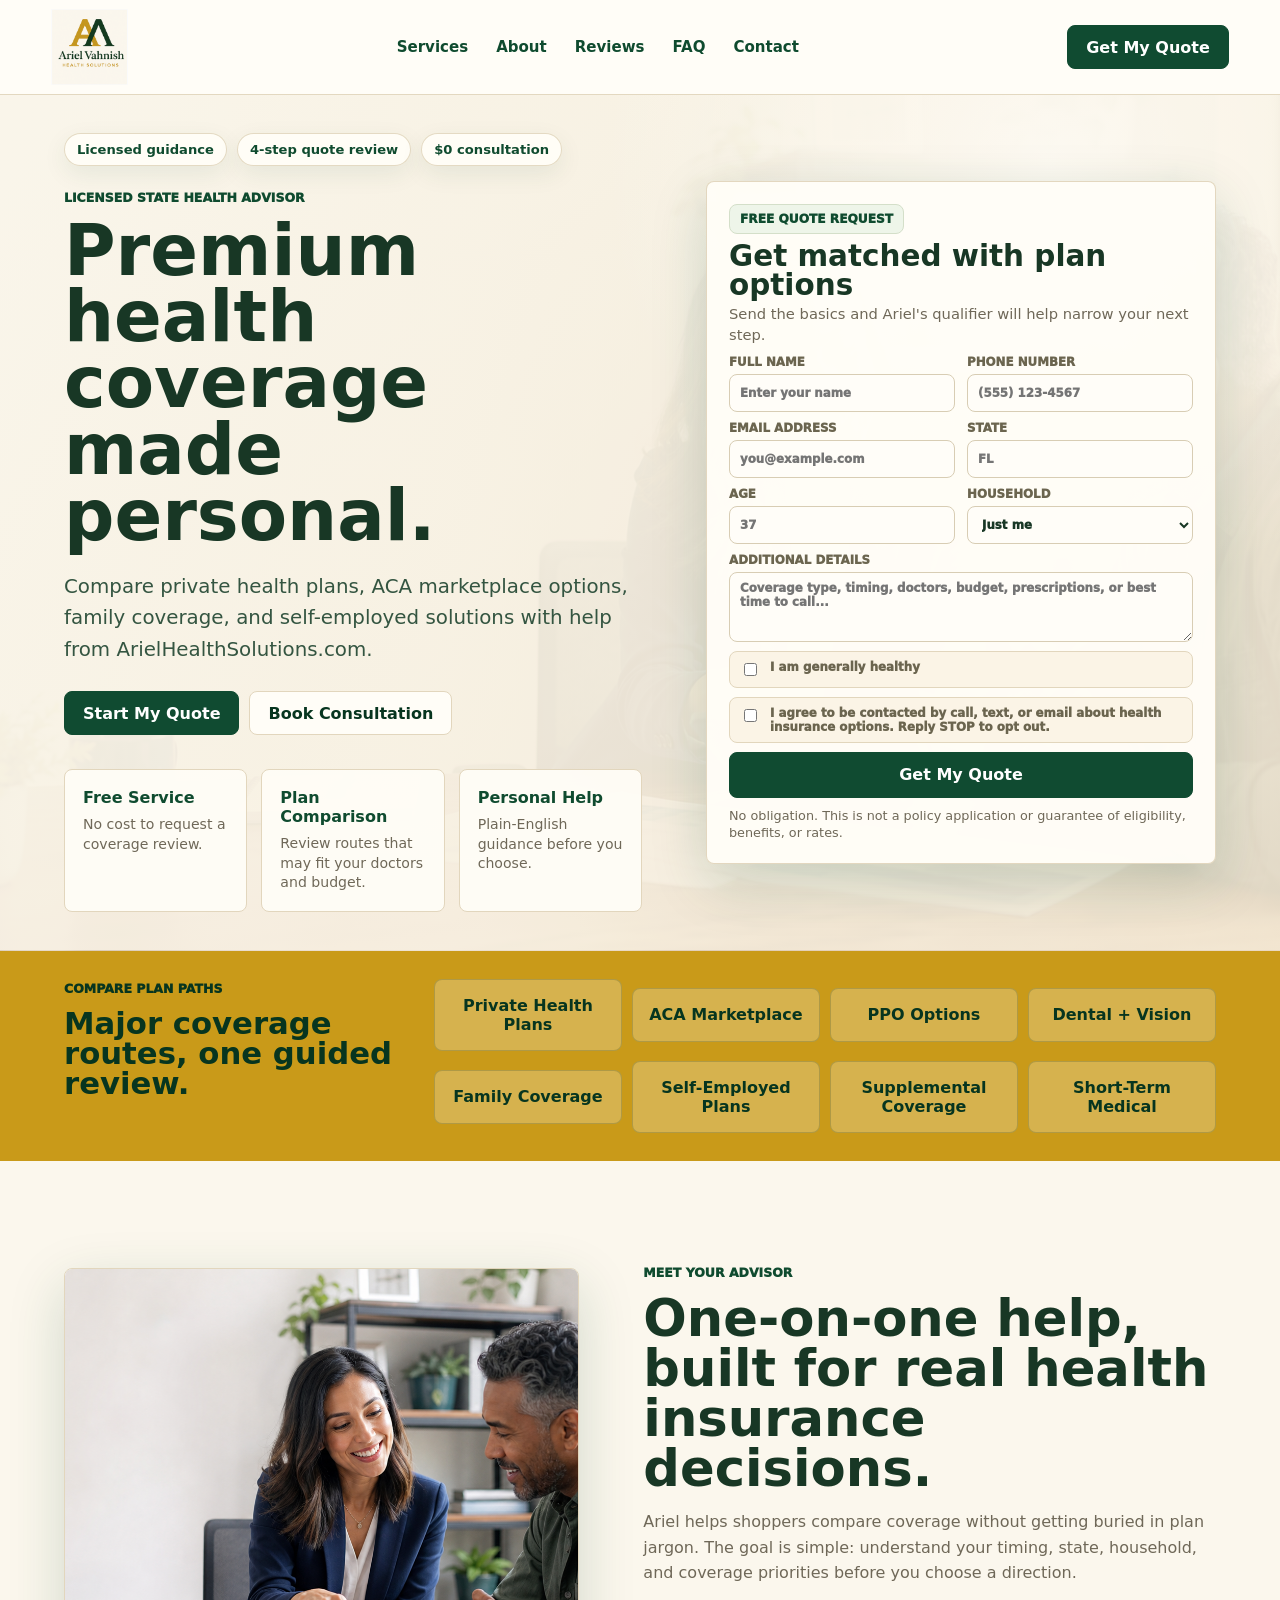
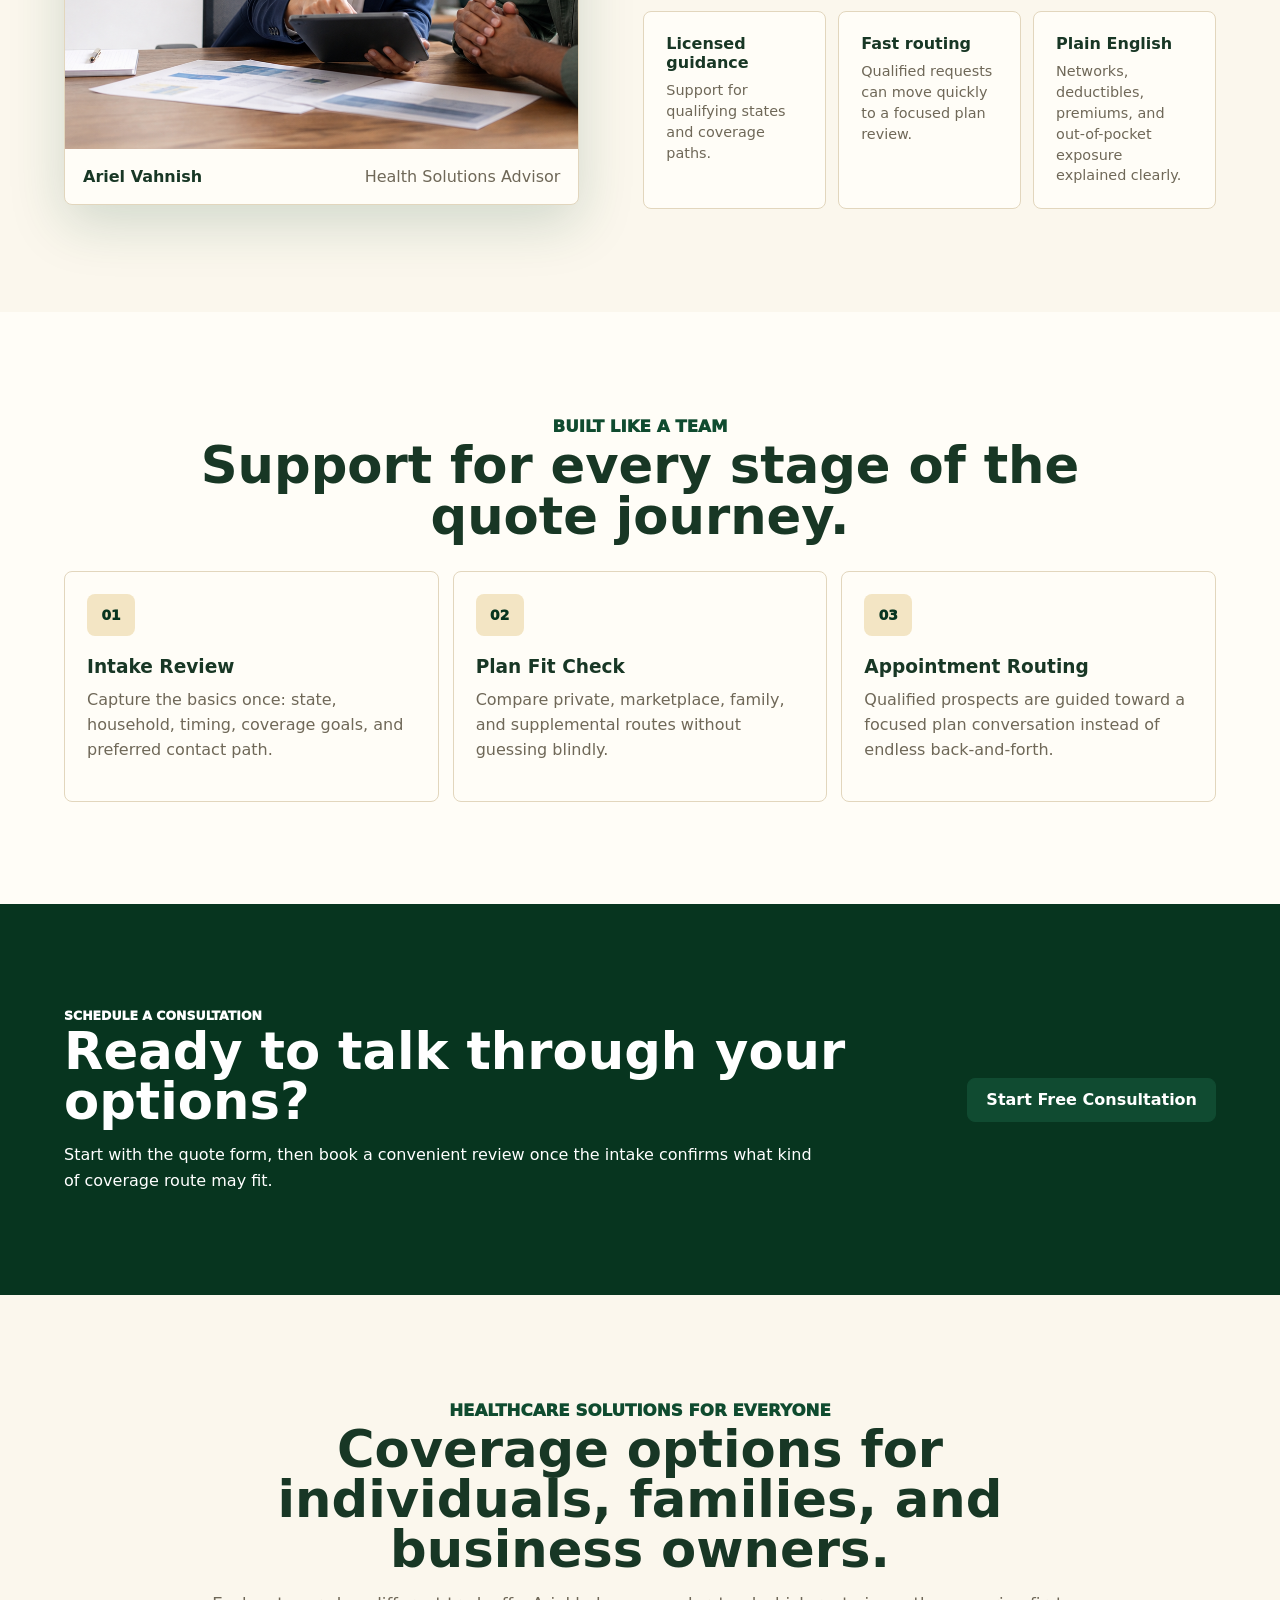
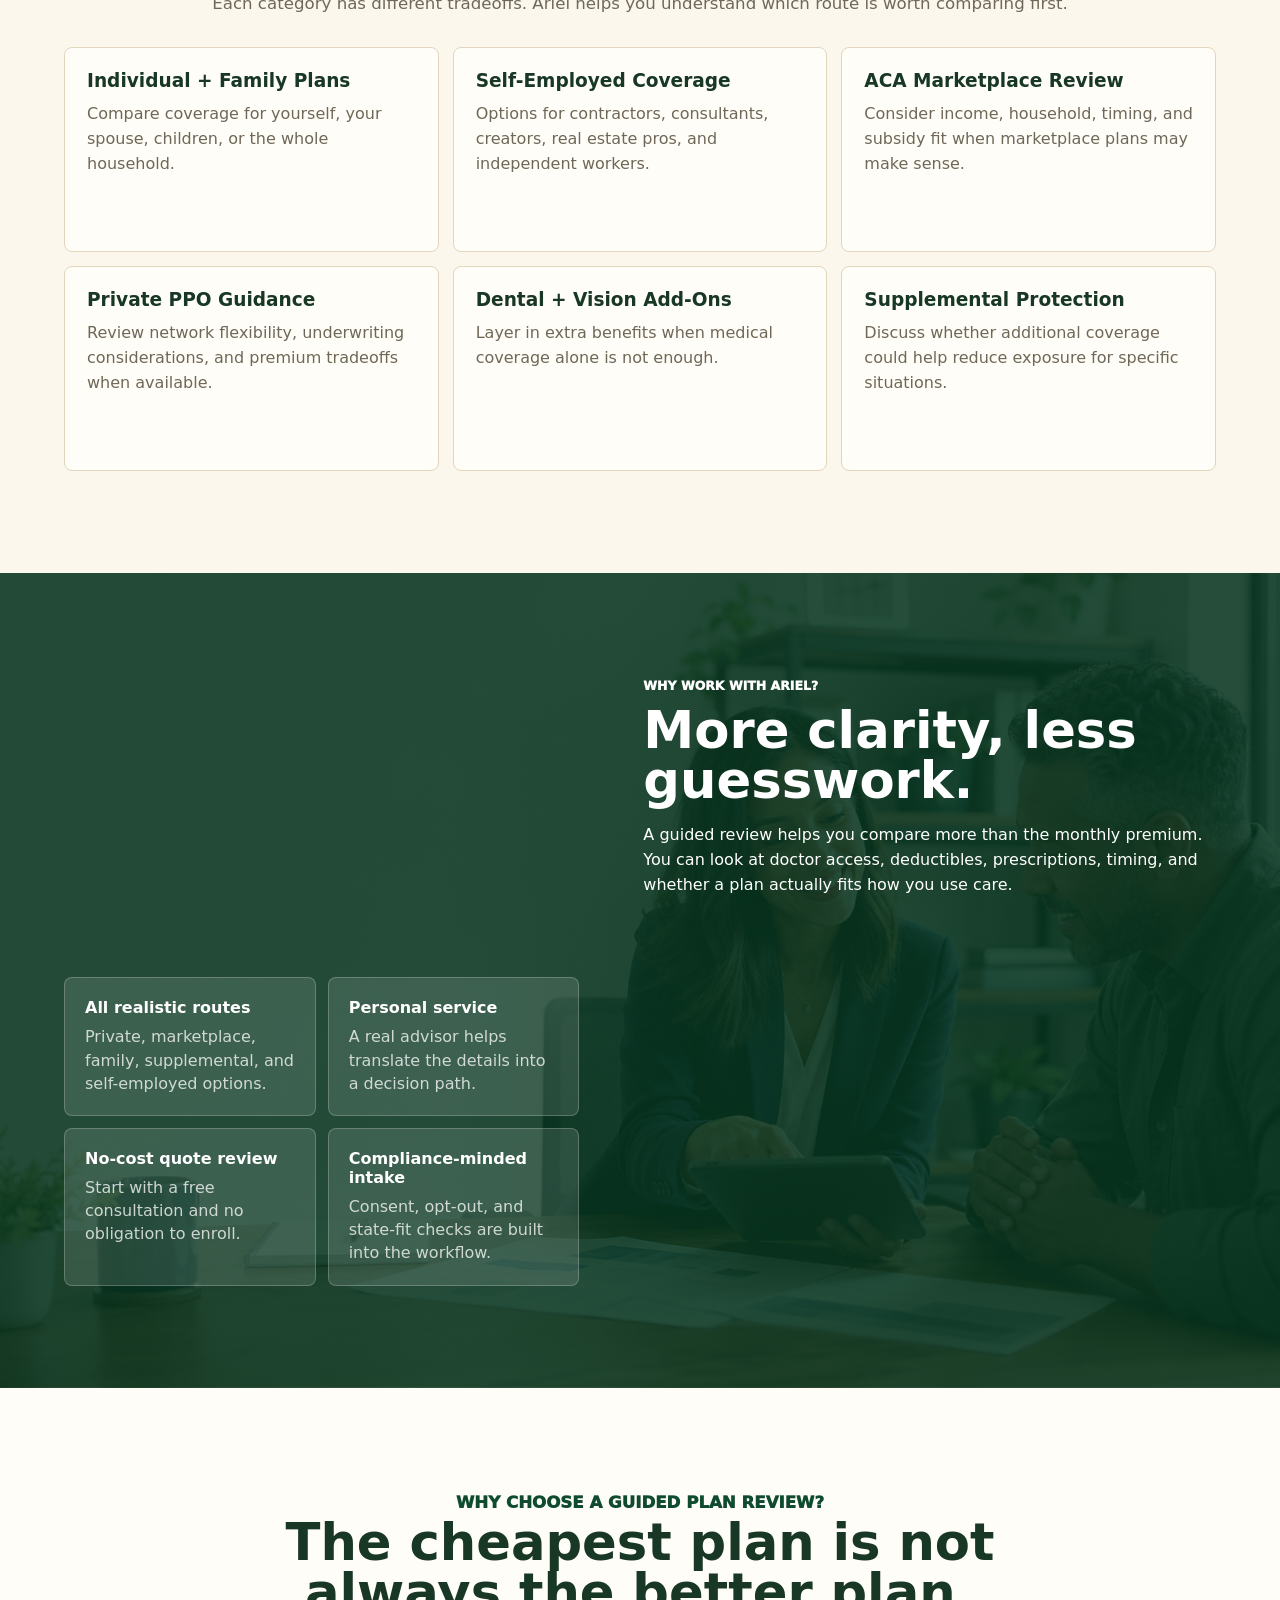
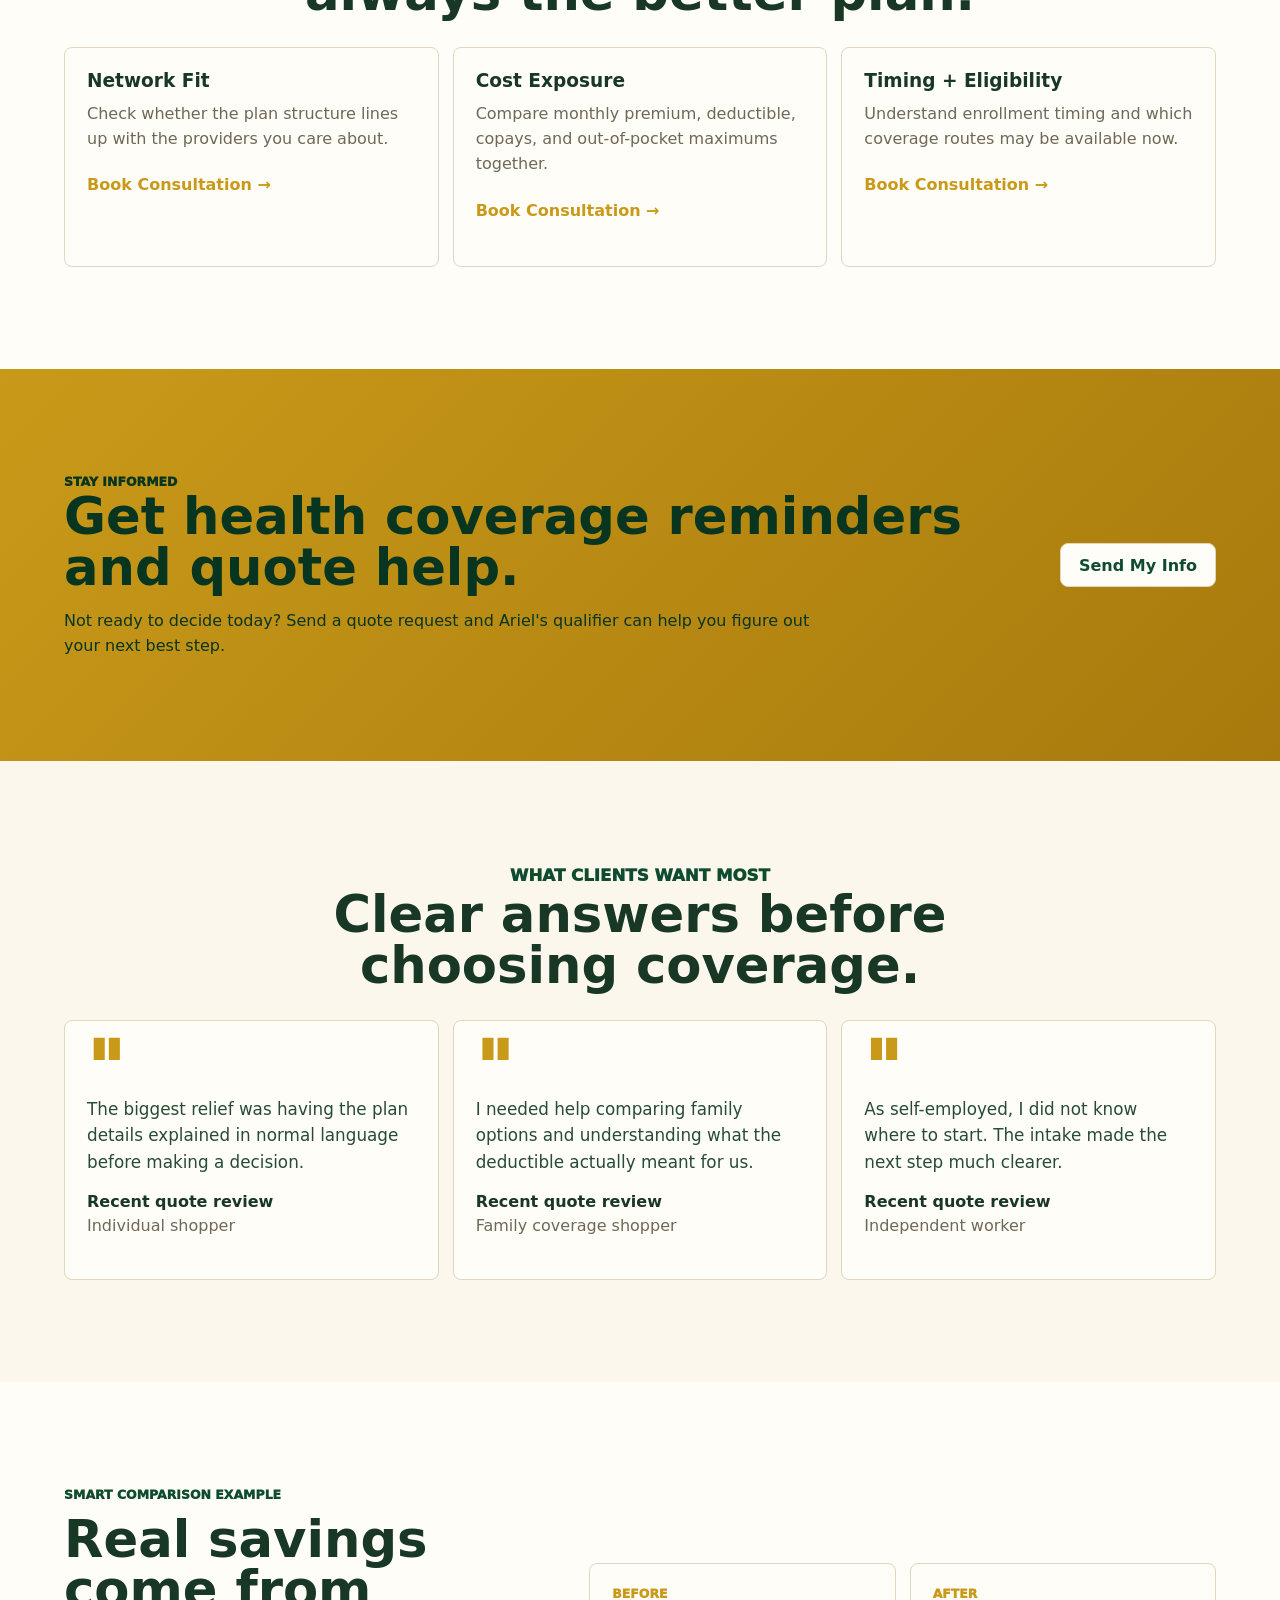
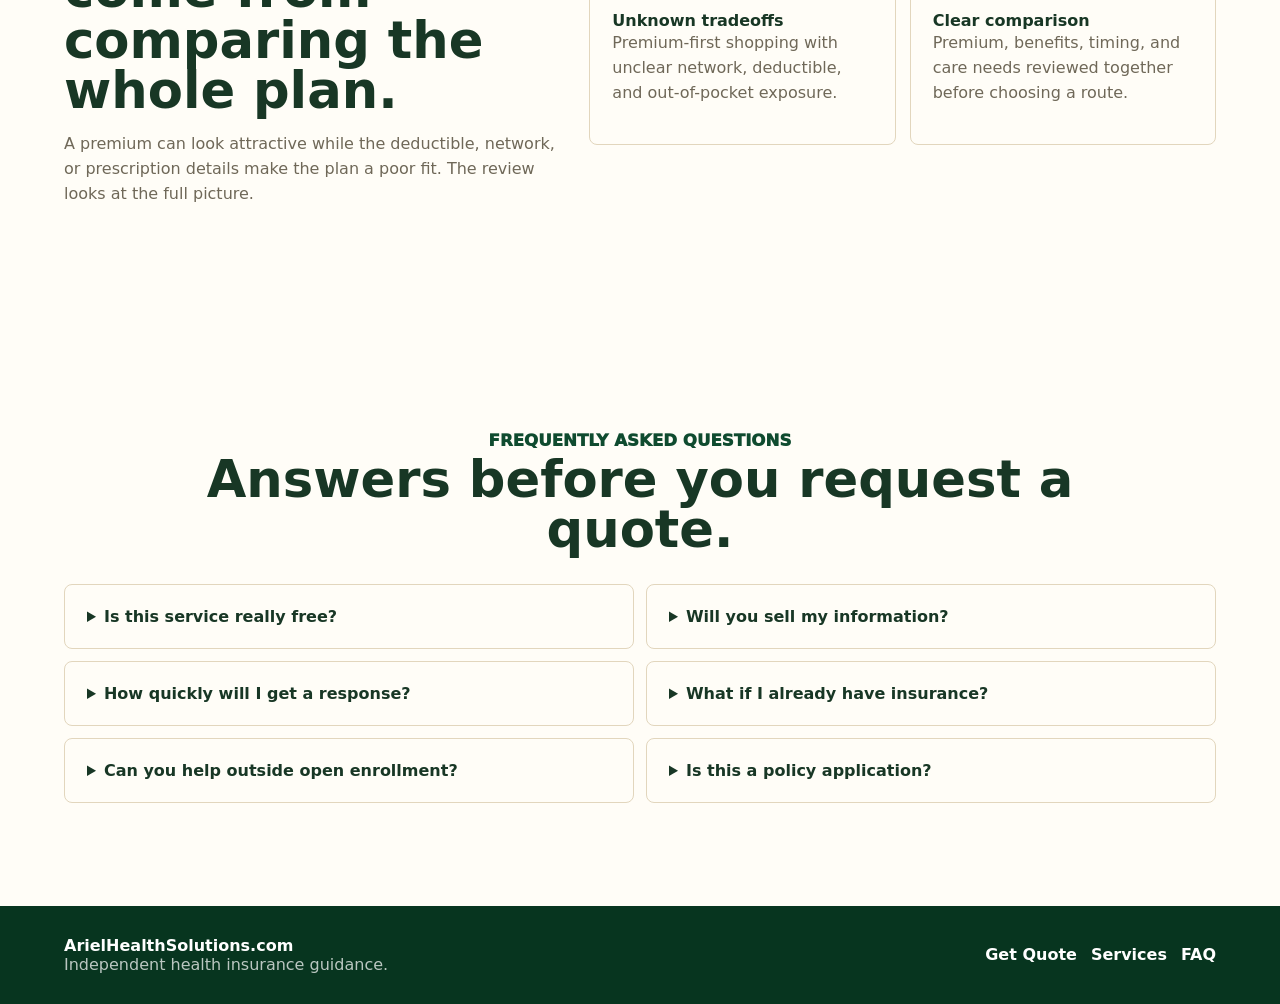
<file: github-upload-flat/index.html>
<!doctype html>
<html lang="en">
  <head>
    <meta charset="utf-8" />
    <meta name="viewport" content="width=device-width, initial-scale=1" />
    <meta
      name="description"
      content="ArielHealthSolutions.com helps individuals, families, and self-employed professionals compare health insurance options with a free guided quote review."
    />
    <title>ArielHealthSolutions.com</title>
    <link rel="canonical" href="https://arielhealthsolutions.com/" />
    <link rel="stylesheet" href="site.css" />
  </head>
  <body>
    <header class="site-header" id="top">
      <a class="brand" href="#top" aria-label="ArielHealthSolutions.com home">
        <img class="brand-logo" src="ariel-vahnish-health-solutions-logo.png" alt="ArielHealthSolutions.com" />
      </a>
      <nav class="nav-links" aria-label="Primary navigation">
        <a href="#services">Services</a>
        <a href="#advisor">About</a>
        <a href="#reviews">Reviews</a>
        <a href="#faq">FAQ</a>
        <a href="#contact">Contact</a>
      </nav>
      <a class="nav-cta" href="#quote">Get My Quote</a>
    </header>

    <main>
      <section class="hero">
        <div class="hero-bg" aria-hidden="true"></div>
        <div class="hero-inner">
          <div class="hero-copy-block">
            <div class="hero-badges" aria-label="Service highlights">
              <span>Licensed guidance</span>
              <span>4-step quote review</span>
              <span>$0 consultation</span>
            </div>
            <p class="eyebrow">Licensed state health advisor</p>
            <h1>Premium health coverage made personal.</h1>
            <p class="hero-copy">
              Compare private health plans, ACA marketplace options, family coverage, and self-employed solutions with help from ArielHealthSolutions.com.
            </p>
            <div class="hero-actions">
              <a class="primary-link" href="#quote">Start My Quote</a>
              <a class="secondary-link" href="#booking">Book Consultation</a>
            </div>
            <div class="hero-feature-grid" aria-label="Quick reasons to request a quote">
              <article>
                <strong>Free Service</strong>
                <span>No cost to request a coverage review.</span>
              </article>
              <article>
                <strong>Plan Comparison</strong>
                <span>Review routes that may fit your doctors and budget.</span>
              </article>
              <article>
                <strong>Personal Help</strong>
                <span>Plain-English guidance before you choose.</span>
              </article>
            </div>
          </div>

          <form class="quote-form hero-form" id="quote" method="post" action="/api/quote" data-quote-form>
            <div class="form-heading">
              <span class="form-status" role="status" aria-live="polite" data-form-status>Free quote request</span>
              <h2>Get matched with plan options</h2>
              <p>Send the basics and Ariel's qualifier will help narrow your next step.</p>
            </div>
            <div class="field-grid">
              <label>
                Full name
                <input name="name" autocomplete="name" placeholder="Enter your name" required />
              </label>
              <label>
                Phone number
                <input name="phone" autocomplete="tel" inputmode="tel" placeholder="(555) 123-4567" required />
              </label>
            </div>
            <div class="field-grid">
              <label>
                Email address
                <input name="email" type="email" autocomplete="email" placeholder="you@example.com" />
              </label>
              <label>
                State
                <input name="state" autocomplete="address-level1" maxlength="2" placeholder="FL" required />
              </label>
            </div>
            <div class="field-grid">
              <label>
                Age
                <input name="age" type="number" min="18" max="99" inputmode="numeric" placeholder="37" />
              </label>
              <label>
                Household
                <select name="household_size">
                  <option value="1">Just me</option>
                  <option value="2">Two people</option>
                  <option value="3">Three people</option>
                  <option value="4">Four people</option>
                  <option value="5">Five or more</option>
                </select>
              </label>
            </div>
            <label>
              Additional details
              <textarea
                name="intent"
                rows="3"
                required
                placeholder="Coverage type, timing, doctors, budget, prescriptions, or best time to call..."
              ></textarea>
            </label>
            <label class="consent-row">
              <input type="checkbox" name="healthy" value="yes" />
              <span>I am generally healthy</span>
            </label>
            <label class="consent-row">
              <input type="checkbox" name="tcpa_consent" value="yes" required />
              <span>I agree to be contacted by call, text, or email about health insurance options. Reply STOP to opt out.</span>
            </label>
            <input type="hidden" name="source" value="Public Website" />
            <input
              type="hidden"
              name="consent_text"
              value="I agree to be contacted by call, text, or email about health insurance options. Reply STOP to opt out."
            />
            <button class="primary-button" type="submit">Get My Quote</button>
            <p class="form-note">No obligation. This is not a policy application or guarantee of eligibility, benefits, or rates.</p>
          </form>
        </div>
      </section>

      <section class="provider-strip" aria-label="Coverage comparison categories">
        <div>
          <p class="eyebrow">Compare plan paths</p>
          <h2>Major coverage routes, one guided review.</h2>
        </div>
        <div class="provider-marquee" aria-label="Common health coverage paths">
          <span>Private Health Plans</span>
          <span>ACA Marketplace</span>
          <span>PPO Options</span>
          <span>Dental + Vision</span>
          <span>Family Coverage</span>
          <span>Self-Employed Plans</span>
          <span>Supplemental Coverage</span>
          <span>Short-Term Medical</span>
        </div>
      </section>

      <section class="advisor-section" id="advisor">
        <div class="advisor-card">
          <img src="health-consultation-hero.png" alt="Health insurance consultation at a desk" />
          <div class="advisor-card-footer">
            <strong>Ariel Vahnish</strong>
            <span>Health Solutions Advisor</span>
          </div>
        </div>
        <div class="advisor-copy">
          <p class="eyebrow">Meet your advisor</p>
          <h2>One-on-one help, built for real health insurance decisions.</h2>
          <p>
            Ariel helps shoppers compare coverage without getting buried in plan jargon. The goal is simple: understand your timing, state, household, and coverage priorities before you choose a direction.
          </p>
          <div class="credential-grid">
            <article>
              <strong>Licensed guidance</strong>
              <span>Support for qualifying states and coverage paths.</span>
            </article>
            <article>
              <strong>Fast routing</strong>
              <span>Qualified requests can move quickly to a focused plan review.</span>
            </article>
            <article>
              <strong>Plain English</strong>
              <span>Networks, deductibles, premiums, and out-of-pocket exposure explained clearly.</span>
            </article>
          </div>
        </div>
      </section>

      <section class="team-section">
        <div class="section-heading centered">
          <p class="eyebrow">Built like a team</p>
          <h2>Support for every stage of the quote journey.</h2>
        </div>
        <div class="team-grid">
          <article>
            <span class="card-icon">01</span>
            <h3>Intake Review</h3>
            <p>Capture the basics once: state, household, timing, coverage goals, and preferred contact path.</p>
          </article>
          <article>
            <span class="card-icon">02</span>
            <h3>Plan Fit Check</h3>
            <p>Compare private, marketplace, family, and supplemental routes without guessing blindly.</p>
          </article>
          <article>
            <span class="card-icon">03</span>
            <h3>Appointment Routing</h3>
            <p>Qualified prospects are guided toward a focused plan conversation instead of endless back-and-forth.</p>
          </article>
        </div>
      </section>

      <section class="booking-section" id="booking">
        <div>
          <p class="eyebrow">Schedule a consultation</p>
          <h2>Ready to talk through your options?</h2>
          <p>
            Start with the quote form, then book a convenient review once the intake confirms what kind of coverage route may fit.
          </p>
        </div>
        <a class="primary-link" href="#quote">Start Free Consultation</a>
      </section>

      <section class="solutions-section" id="services">
        <div class="section-heading centered">
          <p class="eyebrow">Healthcare solutions for everyone</p>
          <h2>Coverage options for individuals, families, and business owners.</h2>
          <p>Each category has different tradeoffs. Ariel helps you understand which route is worth comparing first.</p>
        </div>
        <div class="solution-grid">
          <article>
            <h3>Individual + Family Plans</h3>
            <p>Compare coverage for yourself, your spouse, children, or the whole household.</p>
          </article>
          <article>
            <h3>Self-Employed Coverage</h3>
            <p>Options for contractors, consultants, creators, real estate pros, and independent workers.</p>
          </article>
          <article>
            <h3>ACA Marketplace Review</h3>
            <p>Consider income, household, timing, and subsidy fit when marketplace plans may make sense.</p>
          </article>
          <article>
            <h3>Private PPO Guidance</h3>
            <p>Review network flexibility, underwriting considerations, and premium tradeoffs when available.</p>
          </article>
          <article>
            <h3>Dental + Vision Add-Ons</h3>
            <p>Layer in extra benefits when medical coverage alone is not enough.</p>
          </article>
          <article>
            <h3>Supplemental Protection</h3>
            <p>Discuss whether additional coverage could help reduce exposure for specific situations.</p>
          </article>
        </div>
      </section>

      <section class="why-section">
        <div class="why-overlay" aria-hidden="true"></div>
        <div class="why-copy">
          <p class="eyebrow">Why work with Ariel?</p>
          <h2>More clarity, less guesswork.</h2>
          <p>
            A guided review helps you compare more than the monthly premium. You can look at doctor access, deductibles, prescriptions, timing, and whether a plan actually fits how you use care.
          </p>
        </div>
        <div class="why-grid">
          <article>
            <strong>All realistic routes</strong>
            <span>Private, marketplace, family, supplemental, and self-employed options.</span>
          </article>
          <article>
            <strong>Personal service</strong>
            <span>A real advisor helps translate the details into a decision path.</span>
          </article>
          <article>
            <strong>No-cost quote review</strong>
            <span>Start with a free consultation and no obligation to enroll.</span>
          </article>
          <article>
            <strong>Compliance-minded intake</strong>
            <span>Consent, opt-out, and state-fit checks are built into the workflow.</span>
          </article>
        </div>
      </section>

      <section class="plans-section">
        <div class="section-heading centered">
          <p class="eyebrow">Why choose a guided plan review?</p>
          <h2>The cheapest plan is not always the better plan.</h2>
        </div>
        <div class="plan-feature-grid">
          <article>
            <h3>Network Fit</h3>
            <p>Check whether the plan structure lines up with the providers you care about.</p>
            <a href="#quote">Book Consultation →</a>
          </article>
          <article>
            <h3>Cost Exposure</h3>
            <p>Compare monthly premium, deductible, copays, and out-of-pocket maximums together.</p>
            <a href="#quote">Book Consultation →</a>
          </article>
          <article>
            <h3>Timing + Eligibility</h3>
            <p>Understand enrollment timing and which coverage routes may be available now.</p>
            <a href="#quote">Book Consultation →</a>
          </article>
        </div>
      </section>

      <section class="newsletter-section" id="contact">
        <div>
          <p class="eyebrow">Stay informed</p>
          <h2>Get health coverage reminders and quote help.</h2>
          <p>Not ready to decide today? Send a quote request and Ariel's qualifier can help you figure out your next best step.</p>
        </div>
        <a class="secondary-link light" href="#quote">Send My Info</a>
      </section>

      <section class="reviews-section" id="reviews">
        <div class="section-heading centered">
          <p class="eyebrow">What clients want most</p>
          <h2>Clear answers before choosing coverage.</h2>
        </div>
        <div class="review-grid">
          <article>
            <span class="quote-mark">"</span>
            <p>The biggest relief was having the plan details explained in normal language before making a decision.</p>
            <strong>Recent quote review</strong>
            <span>Individual shopper</span>
          </article>
          <article>
            <span class="quote-mark">"</span>
            <p>I needed help comparing family options and understanding what the deductible actually meant for us.</p>
            <strong>Recent quote review</strong>
            <span>Family coverage shopper</span>
          </article>
          <article>
            <span class="quote-mark">"</span>
            <p>As self-employed, I did not know where to start. The intake made the next step much clearer.</p>
            <strong>Recent quote review</strong>
            <span>Independent worker</span>
          </article>
        </div>
      </section>

      <section class="savings-story">
        <div class="story-copy">
          <p class="eyebrow">Smart comparison example</p>
          <h2>Real savings come from comparing the whole plan.</h2>
          <p>
            A premium can look attractive while the deductible, network, or prescription details make the plan a poor fit. The review looks at the full picture.
          </p>
        </div>
        <div class="before-after">
          <article>
            <span>Before</span>
            <strong>Unknown tradeoffs</strong>
            <p>Premium-first shopping with unclear network, deductible, and out-of-pocket exposure.</p>
          </article>
          <article>
            <span>After</span>
            <strong>Clear comparison</strong>
            <p>Premium, benefits, timing, and care needs reviewed together before choosing a route.</p>
          </article>
        </div>
      </section>

      <section class="faq-section" id="faq">
        <div class="section-heading centered">
          <p class="eyebrow">Frequently asked questions</p>
          <h2>Answers before you request a quote.</h2>
        </div>
        <div class="faq-grid">
          <details>
            <summary>Is this service really free?</summary>
            <p>Yes. The quote request and initial consultation are free and have no obligation.</p>
          </details>
          <details>
            <summary>Will you sell my information?</summary>
            <p>Your request is used to follow up about health coverage options. You can opt out of text outreach by replying STOP.</p>
          </details>
          <details>
            <summary>How quickly will I get a response?</summary>
            <p>The qualifier is designed for fast follow-up, with timing depending on your request and contact availability.</p>
          </details>
          <details>
            <summary>What if I already have insurance?</summary>
            <p>You can still compare whether another route may fit your timing, budget, doctors, or household better.</p>
          </details>
          <details>
            <summary>Can you help outside open enrollment?</summary>
            <p>Possibly. Availability depends on your state, eligibility, timing, and whether private options fit your situation.</p>
          </details>
          <details>
            <summary>Is this a policy application?</summary>
            <p>No. This starts a quote review. Final eligibility, benefits, and rates depend on the plan and application details.</p>
          </details>
        </div>
      </section>
    </main>

    <footer class="site-footer">
      <div>
        <strong>ArielHealthSolutions.com</strong>
        <span>Independent health insurance guidance.</span>
      </div>
      <div class="footer-links">
        <a href="#quote">Get Quote</a>
        <a href="#services">Services</a>
        <a href="#faq">FAQ</a>
      </div>
    </footer>

    <a class="sticky-quote" href="#quote">Get My Quote</a>

    <script src="site.js"></script>
  </body>
</html>
</file>
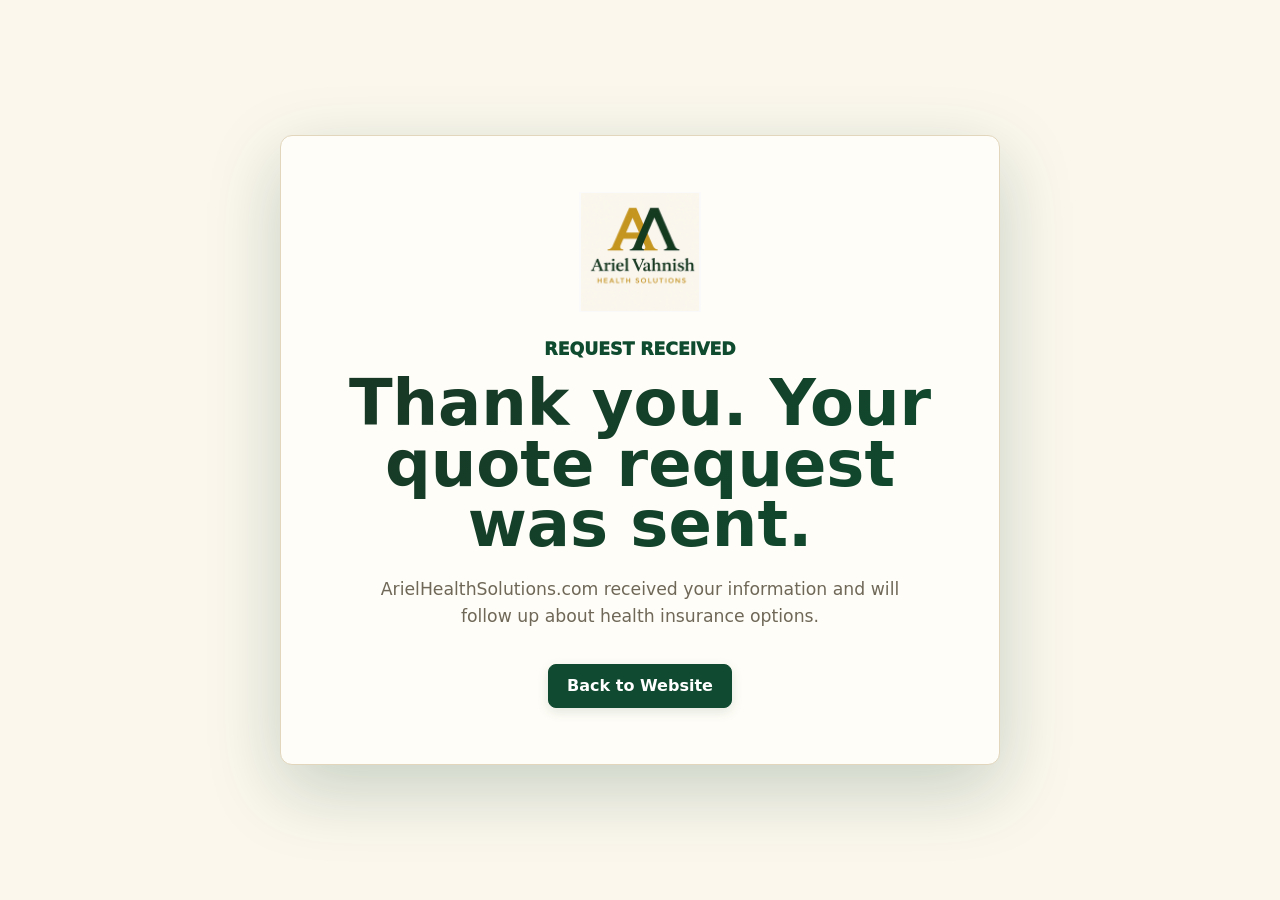
<file: thank-you.html>
<!doctype html>
<html lang="en">
  <head>
    <meta charset="utf-8" />
    <meta name="viewport" content="width=device-width, initial-scale=1" />
    <title>Quote Request Received | ArielHealthSolutions.com</title>
    <link rel="stylesheet" href="/static/site.css" />
  </head>
  <body>
    <main class="thank-you-page">
      <section class="thank-you-panel">
        <img class="brand-logo" src="/assets/ariel-vahnish-health-solutions-logo.png" alt="ArielHealthSolutions.com" />
        <p class="eyebrow">Request received</p>
        <h1>Thank you. Your quote request was sent.</h1>
        <p>
          ArielHealthSolutions.com received your information and will follow up about health insurance options.
        </p>
        <a class="primary-link" href="/">Back to Website</a>
      </section>
    </main>
  </body>
</html>
</file>
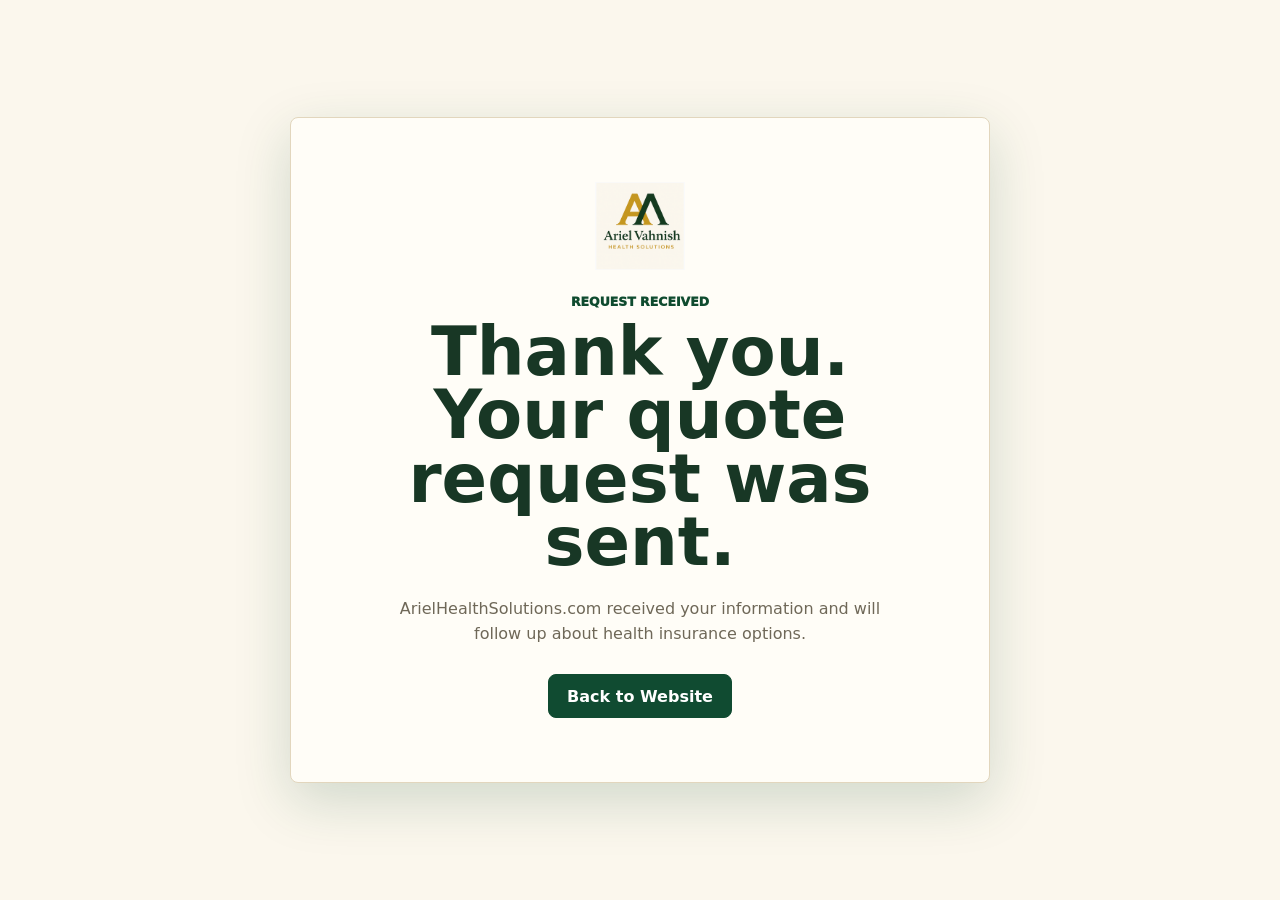
<file: github-upload-flat/thank-you.html>
<!doctype html>
<html lang="en">
  <head>
    <meta charset="utf-8" />
    <meta name="viewport" content="width=device-width, initial-scale=1" />
    <title>Quote Request Received | ArielHealthSolutions.com</title>
    <link rel="stylesheet" href="site.css" />
  </head>
  <body>
    <main class="thank-you-page">
      <section class="thank-you-panel">
        <img class="brand-logo" src="ariel-vahnish-health-solutions-logo.png" alt="ArielHealthSolutions.com" />
        <p class="eyebrow">Request received</p>
        <h1>Thank you. Your quote request was sent.</h1>
        <p>
          ArielHealthSolutions.com received your information and will follow up about health insurance options.
        </p>
        <a class="primary-link" href="/">Back to Website</a>
      </section>
    </main>
  </body>
</html>
</file>
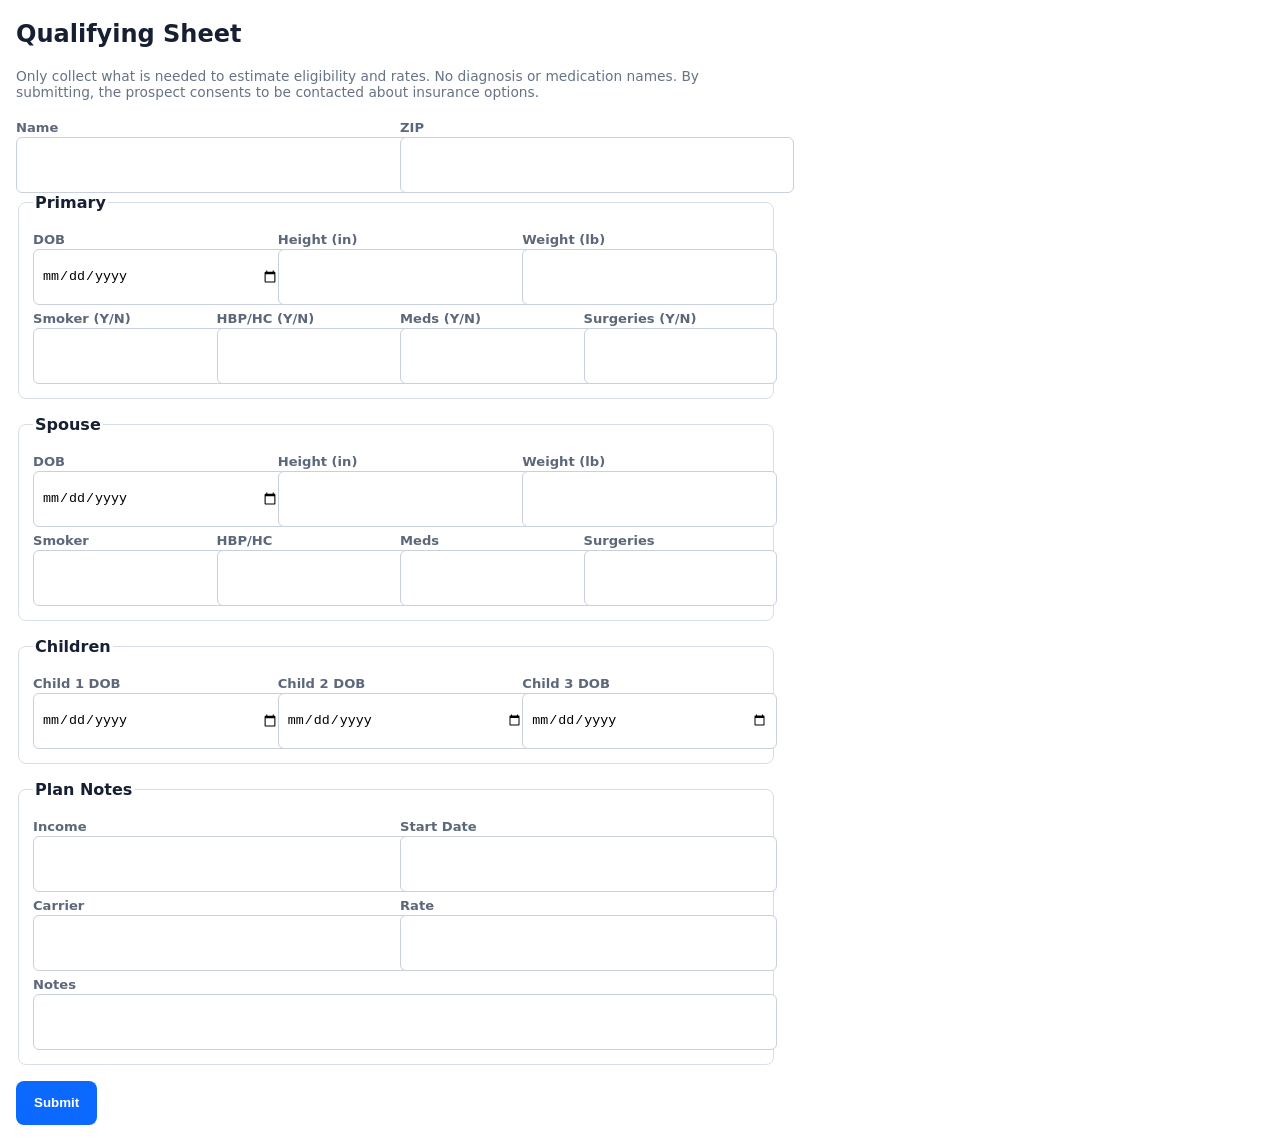
<file: app/templates/qualify_form.html>
<!doctype html>
<html lang="en">
  <head>
    <meta charset="utf-8" />
    <meta name="viewport" content="width=device-width, initial-scale=1" />
    <title>Qualify Lead</title>
    <style>
      body {
        color: #172033;
        font-family: system-ui, -apple-system, BlinkMacSystemFont, "Segoe UI", sans-serif;
        margin: 16px;
        max-width: 760px;
      }

      fieldset {
        border: 1px solid #d8dee8;
        border-radius: 8px;
        margin-bottom: 16px;
        padding: 14px;
      }

      legend {
        font-weight: 800;
      }

      label {
        color: #5c687a;
        display: block;
        font-size: 0.82rem;
        font-weight: 750;
        margin: 6px 0 2px;
      }

      input[type="text"],
      input[type="date"],
      input[type="number"] {
        border: 1px solid #c8d0dc;
        border-radius: 6px;
        min-height: 38px;
        padding: 8px;
        width: 100%;
      }

      .row {
        display: flex;
        gap: 8px;
      }

      .row > div {
        flex: 1;
      }

      button {
        background: #0b69ff;
        border: 0;
        border-radius: 8px;
        color: #fff;
        font-weight: 800;
        min-height: 44px;
        padding: 12px 18px;
      }

      .note {
        color: #667386;
        font-size: 0.86rem;
      }

      @media (max-width: 700px) {
        .row {
          display: block;
        }
      }
    </style>
  </head>
  <body>
    <h2>Qualifying Sheet</h2>
    <p class="note">
      Only collect what is needed to estimate eligibility and rates. No diagnosis or medication names.
      By submitting, the prospect consents to be contacted about insurance options.
    </p>

    <form id="f">
      <input type="hidden" id="lead_id" value="{{ lead_id }}" />

      <div class="row">
        <div>
          <label for="name">Name</label>
          <input type="text" id="name" />
        </div>
        <div>
          <label for="zip">ZIP</label>
          <input type="text" id="zip" maxlength="10" />
        </div>
      </div>

      <fieldset>
        <legend>Primary</legend>
        <div class="row">
          <div>
            <label for="p_dob">DOB</label>
            <input type="date" id="p_dob" />
          </div>
          <div>
            <label for="p_h">Height (in)</label>
            <input type="number" id="p_h" />
          </div>
          <div>
            <label for="p_w">Weight (lb)</label>
            <input type="number" id="p_w" />
          </div>
        </div>
        <div class="row">
          <div>
            <label for="p_sm">Smoker (Y/N)</label>
            <input type="text" id="p_sm" />
          </div>
          <div>
            <label for="p_hbp">HBP/HC (Y/N)</label>
            <input type="text" id="p_hbp" />
          </div>
          <div>
            <label for="p_m">Meds (Y/N)</label>
            <input type="text" id="p_m" />
          </div>
          <div>
            <label for="p_s">Surgeries (Y/N)</label>
            <input type="text" id="p_s" />
          </div>
        </div>
      </fieldset>

      <fieldset>
        <legend>Spouse</legend>
        <div class="row">
          <div>
            <label for="s_dob">DOB</label>
            <input type="date" id="s_dob" />
          </div>
          <div>
            <label for="s_h">Height (in)</label>
            <input type="number" id="s_h" />
          </div>
          <div>
            <label for="s_w">Weight (lb)</label>
            <input type="number" id="s_w" />
          </div>
        </div>
        <div class="row">
          <div>
            <label for="s_sm">Smoker</label>
            <input type="text" id="s_sm" />
          </div>
          <div>
            <label for="s_hbp">HBP/HC</label>
            <input type="text" id="s_hbp" />
          </div>
          <div>
            <label for="s_m">Meds</label>
            <input type="text" id="s_m" />
          </div>
          <div>
            <label for="s_s">Surgeries</label>
            <input type="text" id="s_s" />
          </div>
        </div>
      </fieldset>

      <fieldset>
        <legend>Children</legend>
        <div class="row">
          <div>
            <label for="c1_dob">Child 1 DOB</label>
            <input type="date" id="c1_dob" />
          </div>
          <div>
            <label for="c2_dob">Child 2 DOB</label>
            <input type="date" id="c2_dob" />
          </div>
          <div>
            <label for="c3_dob">Child 3 DOB</label>
            <input type="date" id="c3_dob" />
          </div>
        </div>
      </fieldset>

      <fieldset>
        <legend>Plan Notes</legend>
        <div class="row">
          <div>
            <label for="income">Income</label>
            <input type="text" id="income" />
          </div>
          <div>
            <label for="start">Start Date</label>
            <input type="text" id="start" />
          </div>
        </div>
        <div class="row">
          <div>
            <label for="carrier">Carrier</label>
            <input type="text" id="carrier" />
          </div>
          <div>
            <label for="rate">Rate</label>
            <input type="text" id="rate" />
          </div>
        </div>
        <label for="notes">Notes</label>
        <input type="text" id="notes" />
      </fieldset>

      <button type="submit">Submit</button>
    </form>

    <script>
      function yn(value) {
        const text = (value || "").toLowerCase();
        if (text.startsWith("y")) return true;
        if (text.startsWith("n")) return false;
        return null;
      }

      function person(prefix) {
        return {
          dob: document.getElementById(`${prefix}_dob`).value || null,
          height_in: document.getElementById(`${prefix}_h`)?.value
            ? parseInt(document.getElementById(`${prefix}_h`).value, 10)
            : null,
          weight_lb: document.getElementById(`${prefix}_w`)?.value
            ? parseInt(document.getElementById(`${prefix}_w`).value, 10)
            : null,
          smoker: yn(document.getElementById(`${prefix}_sm`)?.value),
          hbp_hc: yn(document.getElementById(`${prefix}_hbp`)?.value),
          meds: yn(document.getElementById(`${prefix}_m`)?.value),
          surgeries: yn(document.getElementById(`${prefix}_s`)?.value),
        };
      }

      document.getElementById("f").addEventListener("submit", async (event) => {
        event.preventDefault();
        const leadId = document.getElementById("lead_id").value;
        const payload = {
          name: document.getElementById("name").value || null,
          zip: document.getElementById("zip").value || null,
          primary: person("p"),
          spouse: person("s"),
          child1: { dob: document.getElementById("c1_dob").value || null },
          child2: { dob: document.getElementById("c2_dob").value || null },
          child3: { dob: document.getElementById("c3_dob").value || null },
          income: document.getElementById("income").value || null,
          start_date: document.getElementById("start").value || null,
          carrier: document.getElementById("carrier").value || null,
          rate: document.getElementById("rate").value || null,
          notes: document.getElementById("notes").value || null,
        };
        const response = await fetch(`/qualify/${leadId}`, {
          method: "POST",
          headers: { "Content-Type": "application/json" },
          body: JSON.stringify(payload),
        });
        alert(response.ok ? "Saved" : "Error");
      });
    </script>
  </body>
</html>
</file>
<file: github-upload-flat/site.css>
:root {
  color-scheme: light;
  --ink: #183725;
  --muted: #6f6858;
  --line: #e2d6bd;
  --paper: #fbf7ed;
  --panel: #fffdf7;
  --blue-soft: #f6ecd8;
  --blue: #104b31;
  --blue-dark: #07351f;
  --green: #0f4b2f;
  --green-soft: #eef5e9;
  --gold: #c99a19;
  --orange: #c99a19;
  --cream: #fbf7ed;
  --shadow: 0 18px 55px rgba(16, 75, 49, 0.18);
}

* {
  box-sizing: border-box;
}

html {
  scroll-behavior: smooth;
}

body {
  margin: 0;
  background: var(--paper);
  color: var(--ink);
  font-family: Inter, ui-sans-serif, system-ui, -apple-system, BlinkMacSystemFont, "Segoe UI", sans-serif;
}

button,
input,
select,
textarea {
  font: inherit;
}

a {
  color: inherit;
  text-decoration: none;
}

.site-header {
  align-items: center;
  background: rgba(255, 253, 247, 0.97);
  border-bottom: 1px solid rgba(226, 214, 189, 0.94);
  display: flex;
  gap: 22px;
  justify-content: space-between;
  left: 0;
  min-height: 94px;
  padding: 9px clamp(18px, 4vw, 58px);
  position: sticky;
  right: 0;
  top: 0;
  z-index: 20;
}

.brand {
  align-items: center;
  display: inline-flex;
  min-width: max-content;
}

.brand-logo {
  display: block;
  height: 76px;
  object-fit: contain;
  width: auto;
}

.nav-links {
  align-items: center;
  display: flex;
  gap: clamp(14px, 2.6vw, 28px);
}

.nav-links a {
  color: var(--green);
  font-size: 0.94rem;
  font-weight: 850;
}

.nav-cta,
.primary-link,
.secondary-link,
.primary-button {
  align-items: center;
  border-radius: 8px;
  display: inline-flex;
  font-weight: 900;
  justify-content: center;
  min-height: 44px;
  padding: 0 18px;
}

.nav-cta,
.primary-link,
.primary-button {
  background: var(--blue);
  border: 1px solid var(--blue);
  color: #fff;
}

.secondary-link {
  background: var(--panel);
  border: 1px solid var(--line);
  color: var(--blue-dark);
}

.secondary-link.light {
  background: var(--panel);
  color: var(--green);
}

.hero {
  background: var(--blue-soft);
  min-height: calc(100vh - 164px);
  overflow: hidden;
  position: relative;
}

.hero-bg {
  background:
    radial-gradient(circle at 82% 8%, rgba(255, 253, 247, 0.9), transparent 34%),
    linear-gradient(120deg, rgba(251, 247, 237, 0.98), rgba(246, 236, 216, 0.9)),
    url("health-consultation-hero.png");
  background-position: center;
  background-size: cover;
  inset: 0;
  opacity: 0.9;
  position: absolute;
}

.hero-inner {
  align-items: center;
  display: grid;
  gap: clamp(28px, 5vw, 72px);
  grid-template-columns: minmax(0, 1fr) minmax(380px, 510px);
  min-height: calc(100vh - 164px);
  padding: clamp(22px, 3vw, 42px) clamp(18px, 5vw, 72px) clamp(24px, 3vw, 44px);
  position: relative;
  z-index: 1;
}

.hero-copy-block {
  max-width: 760px;
}

.hero-badges {
  display: flex;
  flex-wrap: wrap;
  gap: 10px;
  margin-bottom: 22px;
}

.hero-badges span {
  background: rgba(255, 253, 247, 0.94);
  border: 1px solid rgba(226, 214, 189, 0.9);
  border-radius: 999px;
  box-shadow: 0 8px 24px rgba(16, 75, 49, 0.08);
  color: var(--green);
  font-size: 0.82rem;
  font-weight: 850;
  padding: 8px 12px;
}

.eyebrow {
  color: var(--green);
  font-size: 0.78rem;
  font-weight: 950;
  letter-spacing: 0;
  margin: 0 0 10px;
  text-transform: uppercase;
}

h1,
h2,
h3,
p {
  margin-top: 0;
}

h1 {
  font-size: clamp(3rem, 5.5vw, 5.65rem);
  line-height: 0.94;
  margin-bottom: 22px;
  max-width: 13ch;
}

h2 {
  font-size: clamp(2rem, 4vw, 3.5rem);
  line-height: 0.98;
  margin-bottom: 16px;
}

h3 {
  font-size: 1.16rem;
  margin-bottom: 10px;
}

p {
  color: var(--muted);
  line-height: 1.58;
}

.hero-copy {
  color: #345541;
  font-size: clamp(1.05rem, 1.65vw, 1.24rem);
  max-width: 700px;
}

.hero-actions {
  display: flex;
  flex-wrap: wrap;
  gap: 10px;
  margin-top: 26px;
}

.hero-feature-grid {
  display: grid;
  gap: 14px;
  grid-template-columns: repeat(3, minmax(0, 1fr));
  margin-top: 34px;
}

.hero-feature-grid article {
  background: rgba(255, 253, 247, 0.94);
  border: 1px solid var(--line);
  border-radius: 8px;
  min-height: 112px;
  padding: 18px;
}

.hero-feature-grid strong,
.hero-feature-grid span {
  display: block;
}

.hero-feature-grid strong {
  color: var(--green);
  font-size: 1rem;
  margin-bottom: 8px;
}

.hero-feature-grid span {
  color: var(--muted);
  font-size: 0.88rem;
  line-height: 1.4;
}

.quote-form {
  background: rgba(255, 253, 247, 0.97);
  border: 1px solid rgba(226, 214, 189, 0.95);
  border-radius: 8px;
  box-shadow: var(--shadow);
  display: grid;
  gap: 9px;
  padding: clamp(16px, 2vw, 22px);
}

.form-heading h2 {
  font-size: clamp(1.55rem, 2.3vw, 2.08rem);
  margin-bottom: 4px;
}

.form-heading p {
  font-size: 0.92rem;
  line-height: 1.42;
  margin-bottom: 0;
}

.form-status {
  align-items: center;
  background: var(--green-soft);
  border: 1px solid #d4dfc9;
  border-radius: 8px;
  color: var(--green);
  display: inline-flex;
  font-size: 0.76rem;
  font-weight: 950;
  margin-bottom: 8px;
  min-height: 30px;
  padding: 6px 10px;
  text-transform: uppercase;
}

.field-grid {
  display: grid;
  gap: 12px;
  grid-template-columns: repeat(2, minmax(0, 1fr));
}

label {
  color: #6b654f;
  display: grid;
  font-size: 0.74rem;
  font-weight: 950;
  gap: 5px;
  text-transform: uppercase;
}

input,
select,
textarea {
  background: #fffdf8;
  border: 1px solid #d8cdb4;
  border-radius: 8px;
  color: var(--ink);
  min-height: 38px;
  outline: none;
  padding: 8px 10px;
  width: 100%;
}

textarea {
  min-height: 70px;
  resize: vertical;
}

input:focus,
select:focus,
textarea:focus {
  border-color: var(--gold);
  box-shadow: 0 0 0 3px rgba(201, 154, 25, 0.18);
}

.consent-row {
  align-items: flex-start;
  background: #fbf4e6;
  border: 1px solid var(--line);
  border-radius: 8px;
  display: flex;
  gap: 10px;
  padding: 8px 10px;
  text-transform: none;
}

.consent-row input {
  flex: 0 0 auto;
  margin-top: 3px;
  min-height: auto;
  width: auto;
}

.primary-button {
  cursor: pointer;
  min-height: 46px;
  width: 100%;
}

.form-note {
  font-size: 0.8rem;
  line-height: 1.35;
  margin-bottom: 0;
}

.provider-strip {
  background: var(--orange);
  color: var(--blue-dark);
  display: grid;
  gap: 18px;
  grid-template-columns: minmax(240px, 0.45fr) minmax(0, 1fr);
  padding: 28px clamp(18px, 5vw, 72px);
}

.provider-strip .eyebrow,
.provider-strip h2 {
  color: var(--blue-dark);
}

.provider-strip h2 {
  font-size: clamp(1.55rem, 2.4vw, 2.35rem);
  margin: 0;
}

.provider-marquee {
  align-items: center;
  display: grid;
  gap: 10px;
  grid-template-columns: repeat(4, minmax(0, 1fr));
}

.provider-marquee span {
  background: rgba(255, 253, 247, 0.24);
  border: 1px solid rgba(24, 55, 37, 0.2);
  border-radius: 8px;
  color: var(--blue-dark);
  font-weight: 900;
  min-height: 54px;
  padding: 16px;
  text-align: center;
}

.advisor-section,
.team-section,
.booking-section,
.solutions-section,
.why-section,
.plans-section,
.newsletter-section,
.reviews-section,
.savings-story,
.faq-section,
.site-footer {
  padding: clamp(56px, 8vw, 104px) clamp(18px, 5vw, 72px);
}

.advisor-section {
  align-items: center;
  background: var(--paper);
  display: grid;
  gap: clamp(28px, 5vw, 72px);
  grid-template-columns: minmax(320px, 0.9fr) minmax(0, 1fr);
}

.advisor-card {
  background: var(--panel);
  border: 1px solid var(--line);
  border-radius: 8px;
  box-shadow: var(--shadow);
  overflow: hidden;
}

.advisor-card img {
  display: block;
  height: 480px;
  object-fit: cover;
  object-position: 68% center;
  width: 100%;
}

.advisor-card-footer {
  align-items: center;
  display: flex;
  justify-content: space-between;
  gap: 16px;
  padding: 18px;
}

.advisor-card-footer strong,
.advisor-card-footer span {
  display: block;
}

.advisor-card-footer span {
  color: var(--muted);
}

.advisor-copy {
  max-width: 720px;
}

.credential-grid {
  display: grid;
  gap: 12px;
  grid-template-columns: repeat(3, minmax(0, 1fr));
  margin-top: 26px;
}

.credential-grid article,
.team-grid article,
.solution-grid article,
.plan-feature-grid article,
.review-grid article,
.before-after article,
details {
  background: var(--panel);
  border: 1px solid var(--line);
  border-radius: 8px;
  padding: 22px;
}

.credential-grid strong,
.credential-grid span {
  display: block;
}

.credential-grid strong {
  margin-bottom: 8px;
}

.credential-grid span {
  color: var(--muted);
  font-size: 0.9rem;
  line-height: 1.45;
}

.team-section,
.plans-section,
.faq-section {
  background: var(--panel);
}

.section-heading {
  margin-bottom: 30px;
}

.section-heading.centered {
  margin-left: auto;
  margin-right: auto;
  max-width: 880px;
  text-align: center;
}

.section-heading p {
  font-size: 1.04rem;
  margin-bottom: 0;
}

.team-grid,
.plan-feature-grid,
.review-grid {
  display: grid;
  gap: 14px;
  grid-template-columns: repeat(3, minmax(0, 1fr));
}

.card-icon {
  align-items: center;
  background: #f3e5c4;
  border-radius: 8px;
  color: var(--blue-dark);
  display: inline-flex;
  font-size: 0.86rem;
  font-weight: 950;
  height: 42px;
  justify-content: center;
  margin-bottom: 20px;
  width: 48px;
}

.booking-section {
  align-items: center;
  background: var(--blue-dark);
  color: #fff;
  display: grid;
  gap: 22px;
  grid-template-columns: minmax(0, 1fr) auto;
}

.booking-section .eyebrow,
.booking-section h2,
.booking-section p {
  color: #fff;
}

.booking-section p {
  max-width: 760px;
  margin-bottom: 0;
}

.solutions-section {
  background: var(--paper);
}

.solution-grid {
  display: grid;
  gap: 14px;
  grid-template-columns: repeat(3, minmax(0, 1fr));
}

.solution-grid article {
  min-height: 205px;
}

.why-section {
  background:
    linear-gradient(rgba(7, 53, 31, 0.88), rgba(7, 53, 31, 0.88)),
    url("health-consultation-hero.png");
  background-position: center;
  background-size: cover;
  color: #fff;
  display: grid;
  gap: clamp(28px, 5vw, 70px);
  grid-template-columns: minmax(0, 0.9fr) minmax(360px, 1fr);
}

.why-section .eyebrow,
.why-section h2,
.why-section p {
  color: #fff;
}

.why-grid {
  display: grid;
  gap: 12px;
  grid-template-columns: repeat(2, minmax(0, 1fr));
}

.why-grid article {
  background: rgba(255, 255, 255, 0.12);
  border: 1px solid rgba(255, 255, 255, 0.22);
  border-radius: 8px;
  padding: 20px;
}

.why-grid strong,
.why-grid span {
  display: block;
}

.why-grid strong {
  color: #fff;
  margin-bottom: 8px;
}

.why-grid span {
  color: rgba(255, 255, 255, 0.76);
  line-height: 1.45;
}

.plan-feature-grid article {
  min-height: 220px;
}

.plan-feature-grid a {
  color: var(--gold);
  display: inline-block;
  font-weight: 900;
  margin-top: 8px;
}

.newsletter-section {
  align-items: center;
  background: linear-gradient(135deg, #c99a19, #a77a0d);
  color: var(--blue-dark);
  display: grid;
  gap: 20px;
  grid-template-columns: minmax(0, 1fr) auto;
}

.newsletter-section .eyebrow,
.newsletter-section h2,
.newsletter-section p {
  color: var(--blue-dark);
}

.newsletter-section p {
  max-width: 760px;
  margin-bottom: 0;
}

.reviews-section {
  background: var(--paper);
}

.review-grid article {
  min-height: 260px;
}

.quote-mark {
  color: var(--gold);
  display: block;
  font-size: 4.4rem;
  font-weight: 950;
  line-height: 0.75;
}

.review-grid p {
  color: #284b36;
  font-size: 1.05rem;
}

.review-grid strong,
.review-grid span:last-child {
  display: block;
}

.review-grid span:last-child {
  color: var(--muted);
  margin-top: 5px;
}

.savings-story {
  align-items: center;
  background: var(--panel);
  display: grid;
  gap: 24px;
  grid-template-columns: minmax(0, 0.8fr) minmax(360px, 1fr);
}

.before-after {
  display: grid;
  gap: 14px;
  grid-template-columns: repeat(2, minmax(0, 1fr));
}

.before-after span,
.before-after strong {
  display: block;
}

.before-after span {
  color: var(--gold);
  font-size: 0.78rem;
  font-weight: 950;
  margin-bottom: 10px;
  text-transform: uppercase;
}

.faq-grid {
  display: grid;
  gap: 12px;
  grid-template-columns: repeat(2, minmax(0, 1fr));
}

summary {
  cursor: pointer;
  font-weight: 900;
}

details p {
  margin: 12px 0 0;
}

.site-footer {
  align-items: center;
  background: var(--blue-dark);
  color: #fff;
  display: flex;
  justify-content: space-between;
  padding-bottom: 30px;
  padding-top: 30px;
}

.site-footer strong,
.site-footer span {
  display: block;
}

.site-footer span {
  color: rgba(255, 255, 255, 0.72);
}

.footer-links {
  display: flex;
  flex-wrap: wrap;
  gap: 14px;
}

.footer-links a {
  color: #fff;
  font-weight: 850;
}

.sticky-quote {
  background: var(--blue);
  border-radius: 8px;
  bottom: 14px;
  box-shadow: 0 16px 38px rgba(16, 75, 49, 0.28);
  color: #fff;
  display: none;
  font-weight: 950;
  left: 18px;
  min-height: 48px;
  padding: 14px 18px;
  position: fixed;
  right: 18px;
  text-align: center;
  z-index: 30;
}

.sticky-quote.is-hidden {
  display: none;
}

.thank-you-page {
  align-items: center;
  background: var(--paper);
  display: flex;
  min-height: 100vh;
  padding: clamp(22px, 6vw, 72px);
}

.thank-you-panel {
  background: var(--panel);
  border: 1px solid var(--line);
  border-radius: 8px;
  box-shadow: var(--shadow);
  margin: auto;
  max-width: 700px;
  padding: clamp(28px, 6vw, 64px);
  text-align: center;
}

.thank-you-panel .brand-logo {
  height: 88px;
  margin: 0 auto 22px;
}

.thank-you-panel h1 {
  font-size: clamp(2.2rem, 6vw, 4.2rem);
  max-width: none;
}

.thank-you-panel p {
  margin-left: auto;
  margin-right: auto;
  max-width: 52ch;
}

.thank-you-panel .primary-link {
  margin-top: 12px;
}

@media (max-width: 1120px) {
  .hero-inner,
  .provider-strip,
  .advisor-section,
  .why-section,
  .savings-story {
    grid-template-columns: 1fr;
  }

  .hero-inner {
    align-items: start;
  }

  .hero-copy-block,
  .hero-form {
    max-width: 780px;
  }

  .provider-marquee,
  .solution-grid,
  .credential-grid {
    grid-template-columns: repeat(2, minmax(0, 1fr));
  }
}

@media (max-width: 780px) {
  .site-header {
    min-height: 78px;
    padding: 10px 14px;
  }

  .brand-logo {
    height: 58px;
  }

  .nav-links {
    display: none;
  }

  .nav-cta {
    min-height: 40px;
    padding: 0 13px;
  }

  .hero,
  .hero-inner {
    min-height: auto;
  }

  .hero-bg {
    background:
      linear-gradient(0deg, rgba(251, 247, 237, 1) 0%, rgba(251, 247, 237, 0.96) 52%, rgba(246, 236, 216, 0.74) 100%),
      url("health-consultation-hero.png");
    background-position: 58% top;
    background-size: auto 560px;
    background-repeat: no-repeat;
  }

  .hero-inner {
    gap: 24px;
    padding: 210px 18px 48px;
  }

  h1 {
    font-size: clamp(2.65rem, 13vw, 4.2rem);
  }

  .hero-feature-grid,
  .field-grid,
  .provider-marquee,
  .credential-grid,
  .team-grid,
  .solution-grid,
  .why-grid,
  .plan-feature-grid,
  .review-grid,
  .before-after,
  .faq-grid,
  .booking-section,
  .newsletter-section {
    grid-template-columns: 1fr;
  }

  .hero-feature-grid {
    display: none;
  }

  .advisor-card img {
    height: 320px;
  }

  .booking-section,
  .newsletter-section,
  .site-footer {
    align-items: flex-start;
  }

  .site-footer {
    flex-direction: column;
    gap: 16px;
    padding-bottom: 86px;
  }

  .sticky-quote {
    display: block;
  }
}

@media (max-width: 440px) {
  .hero-actions,
  .footer-links {
    flex-direction: column;
  }

  .primary-link,
  .secondary-link {
    width: 100%;
  }
}
</file>
<file: static/site.css>
:root {
  color-scheme: light;
  --ink: #183725;
  --muted: #6f6858;
  --line: #e2d6bd;
  --paper: #fbf7ed;
  --panel: #fffdf7;
  --blue-soft: #f6ecd8;
  --blue: #104b31;
  --blue-dark: #07351f;
  --green: #0f4b2f;
  --green-soft: #eef5e9;
  --gold: #c99a19;
  --orange: #c99a19;
  --cream: #fbf7ed;
  --shadow: 0 18px 55px rgba(16, 75, 49, 0.18);
  --shadow-sm: 0 4px 12px rgba(16, 75, 49, 0.12);
  --shadow-lg: 0 24px 72px rgba(16, 75, 49, 0.22);
}

* {
  box-sizing: border-box;
}

html {
  scroll-behavior: smooth;
}

@keyframes fadeInUp {
  from {
    opacity: 0;
    transform: translateY(20px);
  }
  to {
    opacity: 1;
    transform: translateY(0);
  }
}

@keyframes slideInLeft {
  from {
    opacity: 0;
    transform: translateX(-30px);
  }
  to {
    opacity: 1;
    transform: translateX(0);
  }
}

@keyframes pulse {
  0%, 100% {
    opacity: 1;
  }
  50% {
    opacity: 0.85;
  }
}

@keyframes shimmer {
  0% {
    background-position: -1000px 0;
  }
  100% {
    background-position: 1000px 0;
  }
}

body {
  margin: 0;
  background: var(--paper);
  color: var(--ink);
  font-family: Inter, ui-sans-serif, system-ui, -apple-system, BlinkMacSystemFont, "Segoe UI", sans-serif;
}

button,
input,
select,
textarea {
  font: inherit;
}

a {
  color: inherit;
  text-decoration: none;
}

.site-header {
  align-items: center;
  background: rgba(255, 253, 247, 0.98);
  border-bottom: 1px solid rgba(226, 214, 189, 0.94);
  display: flex;
  gap: 22px;
  justify-content: space-between;
  left: 0;
  min-height: 94px;
  padding: 9px clamp(18px, 4vw, 58px);
  position: sticky;
  right: 0;
  top: 0;
  z-index: 20;
  backdrop-filter: blur(8px);
}

.brand {
  align-items: center;
  display: inline-flex;
  min-width: max-content;
}

.brand-logo {
  display: block;
  height: 76px;
  object-fit: contain;
  width: auto;
}

.nav-links {
  align-items: center;
  display: flex;
  gap: clamp(14px, 2.6vw, 28px);
}

.nav-links a {
  color: var(--green);
  font-size: 0.94rem;
  font-weight: 850;
  transition: all 0.3s ease;
  position: relative;
  padding-bottom: 4px;
}

.nav-links a:hover {
  color: var(--blue);
}

.nav-links a::after {
  content: '';
  position: absolute;
  bottom: 0;
  left: 0;
  width: 0;
  height: 2px;
  background: var(--blue);
  transition: width 0.3s ease;
}

.nav-links a:hover::after {
  width: 100%;
}

.nav-cta,
.primary-link,
.secondary-link,
.primary-button {
  align-items: center;
  border-radius: 8px;
  display: inline-flex;
  font-weight: 900;
  justify-content: center;
  min-height: 44px;
  padding: 0 18px;
  transition: all 0.3s cubic-bezier(0.16, 1, 0.3, 1);
}

.nav-cta,
.primary-link,
.primary-button {
  background: var(--blue);
  border: 1px solid var(--blue);
  color: #fff;
  box-shadow: var(--shadow-sm);
}

.nav-cta:hover,
.primary-link:hover,
.primary-button:hover {
  background: var(--blue-dark);
  border-color: var(--blue-dark);
  box-shadow: var(--shadow);
  transform: translateY(-2px);
}

.nav-cta:active,
.primary-link:active,
.primary-button:active {
  transform: translateY(0);
}

.secondary-link {
  background: var(--panel);
  border: 1px solid var(--line);
  color: var(--blue-dark);
  transition: all 0.3s ease;
}

.secondary-link:hover {
  border-color: var(--blue);
  background: #fafaf7;
  transform: translateY(-1px);
}

.secondary-link.light {
  background: var(--panel);
  color: var(--green);
}

.hero {
  background: var(--blue-soft);
  min-height: calc(100vh - 164px);
  overflow: hidden;
  position: relative;
}

.hero-bg {
  background:
    radial-gradient(circle at 82% 8%, rgba(255, 253, 247, 0.9), transparent 34%),
    linear-gradient(135deg, rgba(251, 247, 237, 0.98) 0%, rgba(246, 236, 216, 0.92) 50%, rgba(240, 220, 180, 0.85) 100%),
    url("health-consultation-hero.png");
  background-position: center;
  background-size: cover;
  inset: 0;
  opacity: 0.95;
  position: absolute;
}

.hero-inner {
  align-items: center;
  display: grid;
  gap: clamp(28px, 5vw, 72px);
  grid-template-columns: minmax(0, 1fr) minmax(380px, 510px);
  min-height: calc(100vh - 164px);
  padding: clamp(22px, 3vw, 42px) clamp(18px, 5vw, 72px) clamp(24px, 3vw, 44px);
  position: relative;
  z-index: 1;
}

.hero-copy-block {
  max-width: 760px;
  animation: slideInLeft 0.8s cubic-bezier(0.16, 1, 0.3, 1);
}

.hero-badges {
  display: flex;
  flex-wrap: wrap;
  gap: 10px;
  margin-bottom: 22px;
  animation: fadeInUp 0.8s ease-out;
}

.hero-badges span {
  background: rgba(255, 253, 247, 0.96);
  border: 1px solid rgba(226, 214, 189, 0.95);
  border-radius: 999px;
  box-shadow: 0 10px 28px rgba(16, 75, 49, 0.12);
  color: var(--green);
  font-size: 0.82rem;
  font-weight: 850;
  padding: 8px 14px;
  transition: all 0.3s ease;
}

.hero-badges span:hover {
  transform: translateY(-2px);
  box-shadow: 0 14px 36px rgba(16, 75, 49, 0.18);
  background: rgba(255, 253, 247, 1);
}

.eyebrow {
  color: var(--green);
  font-size: 0.78rem;
  font-weight: 950;
  letter-spacing: 0;
  margin: 0 0 10px;
  text-transform: uppercase;
}

h1,
h2,
h3,
p {
  margin-top: 0;
}

h1 {
  font-size: clamp(3rem, 5.5vw, 5.65rem);
  line-height: 0.94;
  margin-bottom: 22px;
  max-width: 13ch;
  background: linear-gradient(135deg, #183725 0%, #0f4b2f 100%);
  -webkit-background-clip: text;
  -webkit-text-fill-color: transparent;
  background-clip: text;
}

h2 {
  font-size: clamp(2rem, 4vw, 3.5rem);
  line-height: 0.98;
  margin-bottom: 16px;
}

h3 {
  font-size: 1.16rem;
  margin-bottom: 10px;
}

p {
  color: var(--muted);
  line-height: 1.58;
}

.hero-copy {
  color: #345541;
  font-size: clamp(1.05rem, 1.65vw, 1.24rem);
  max-width: 700px;
}

.hero-actions {
  display: flex;
  flex-wrap: wrap;
  gap: 10px;
  margin-top: 26px;
  animation: fadeInUp 0.9s cubic-bezier(0.16, 1, 0.3, 1) 0.1s backwards;
}

.hero-feature-grid {
  display: grid;
  gap: 14px;
  grid-template-columns: repeat(3, minmax(0, 1fr));
  margin-top: 34px;
}

.hero-feature-grid article {
  background: rgba(255, 253, 247, 0.96);
  border: 1px solid var(--line);
  border-radius: 10px;
  min-height: 112px;
  padding: 18px;
  transition: all 0.3s cubic-bezier(0.16, 1, 0.3, 1);
  box-shadow: 0 4px 12px rgba(16, 75, 49, 0.08);
}

.hero-feature-grid article:hover {
  transform: translateY(-4px);
  box-shadow: 0 12px 32px rgba(16, 75, 49, 0.15);
  background: rgba(255, 253, 247, 1);
  border-color: var(--gold);
}

.hero-feature-grid strong,
.hero-feature-grid span {
  display: block;
}

.hero-feature-grid strong {
  color: var(--green);
  font-size: 1rem;
  margin-bottom: 8px;
}

.hero-feature-grid span {
  color: var(--muted);
  font-size: 0.88rem;
  line-height: 1.4;
}

.quote-form {
  background: rgba(255, 253, 247, 0.98);
  border: 1px solid rgba(226, 214, 189, 0.95);
  border-radius: 12px;
  box-shadow: var(--shadow-lg);
  display: grid;
  gap: 9px;
  padding: clamp(16px, 2vw, 28px);
  animation: fadeInUp 1s cubic-bezier(0.16, 1, 0.3, 1) 0.2s backwards;
  backdrop-filter: blur(8px);
}

.form-heading h2 {
  font-size: clamp(1.55rem, 2.3vw, 2.08rem);
  margin-bottom: 4px;
}

.form-heading p {
  font-size: 0.92rem;
  line-height: 1.42;
  margin-bottom: 0;
}

.form-status {
  align-items: center;
  background: var(--green-soft);
  border: 1px solid #d4dfc9;
  border-radius: 8px;
  color: var(--green);
  display: inline-flex;
  font-size: 0.76rem;
  font-weight: 950;
  margin-bottom: 8px;
  min-height: 30px;
  padding: 6px 10px;
  text-transform: uppercase;
}

.field-grid {
  display: grid;
  gap: 12px;
  grid-template-columns: repeat(2, minmax(0, 1fr));
}

label {
  color: #6b654f;
  display: grid;
  font-size: 0.74rem;
  font-weight: 950;
  gap: 5px;
  text-transform: uppercase;
}

input,
select,
textarea {
  background: #fffdf8;
  border: 1.5px solid #d8cdb4;
  border-radius: 8px;
  color: var(--ink);
  min-height: 38px;
  outline: none;
  padding: 8px 12px;
  width: 100%;
  transition: all 0.3s ease;
}

textarea {
  min-height: 70px;
  resize: vertical;
}

input:focus,
select:focus,
textarea:focus {
  border-color: var(--gold);
  box-shadow: 0 0 0 4px rgba(201, 154, 25, 0.15), inset 0 0 0 1px rgba(201, 154, 25, 0.1);
  background: #fffef9;
  transform: scale(1.01);
}

.consent-row {
  align-items: flex-start;
  background: linear-gradient(135deg, #fbf4e6 0%, #faf8f1 100%);
  border: 1px solid var(--line);
  border-radius: 10px;
  display: flex;
  gap: 10px;
  padding: 12px 14px;
  text-transform: none;
  transition: all 0.3s ease;
}

.consent-row:hover {
  background: linear-gradient(135deg, #fdf6e8 0%, #fcfaf3 100%);
  border-color: rgba(201, 154, 25, 0.3);
}

.consent-row input {
  flex: 0 0 auto;
  margin-top: 3px;
  min-height: auto;
  width: auto;
}

.primary-button {
  cursor: pointer;
  min-height: 46px;
  width: 100%;
}

.form-note {
  font-size: 0.8rem;
  line-height: 1.35;
  margin-bottom: 0;
}

.provider-strip {
  background: linear-gradient(135deg, var(--orange) 0%, #b8860b 100%);
  color: var(--blue-dark);
  display: grid;
  gap: 18px;
  grid-template-columns: minmax(240px, 0.45fr) minmax(0, 1fr);
  padding: 28px clamp(18px, 5vw, 72px);
  border-radius: 12px;
  box-shadow: 0 12px 36px rgba(16, 75, 49, 0.15);
}

.provider-strip .eyebrow,
.provider-strip h2 {
  color: var(--blue-dark);
}

.provider-strip h2 {
  font-size: clamp(1.55rem, 2.4vw, 2.35rem);
  margin: 0;
}

.provider-marquee {
  align-items: center;
  display: grid;
  gap: 10px;
  grid-template-columns: repeat(4, minmax(0, 1fr));
}

.provider-marquee span {
  background: rgba(255, 253, 247, 0.3);
  border: 1px solid rgba(24, 55, 37, 0.3);
  border-radius: 10px;
  color: var(--blue-dark);
  font-weight: 900;
  min-height: 54px;
  padding: 16px;
  text-align: center;
  transition: all 0.3s ease;
}

.provider-marquee span:hover {
  background: rgba(255, 253, 247, 0.5);
  border-color: rgba(24, 55, 37, 0.5);
  transform: translateY(-2px);
}

.advisor-section,
.team-section,
.booking-section,
.solutions-section,
.why-section,
.plans-section,
.newsletter-section,
.reviews-section,
.savings-story,
.faq-section,
.site-footer {
  padding: clamp(56px, 8vw, 104px) clamp(18px, 5vw, 72px);
}

.advisor-section {
  align-items: center;
  background: var(--paper);
  display: grid;
  gap: clamp(28px, 5vw, 72px);
  grid-template-columns: minmax(320px, 0.9fr) minmax(0, 1fr);
}

.advisor-card {
  background: var(--panel);
  border: 1px solid var(--line);
  border-radius: 12px;
  box-shadow: var(--shadow);
  overflow: hidden;
  transition: all 0.3s cubic-bezier(0.16, 1, 0.3, 1);
}

.advisor-card:hover {
  transform: translateY(-8px);
  box-shadow: var(--shadow-lg);
}

.advisor-card img {
  display: block;
  height: 480px;
  object-fit: cover;
  object-position: 68% center;
  width: 100%;
}

.advisor-card-footer {
  align-items: center;
  display: flex;
  justify-content: space-between;
  gap: 16px;
  padding: 18px;
}

.advisor-card-footer strong,
.advisor-card-footer span {
  display: block;
}

.advisor-card-footer span {
  color: var(--muted);
}

.advisor-copy {
  max-width: 720px;
}

.credential-grid {
  display: grid;
  gap: 12px;
  grid-template-columns: repeat(3, minmax(0, 1fr));
  margin-top: 26px;
}

.credential-grid article,
.team-grid article,
.solution-grid article,
.plan-feature-grid article,
.review-grid article,
.before-after article,
details {
  background: var(--panel);
  border: 1px solid var(--line);
  border-radius: 10px;
  padding: 22px;
  transition: all 0.3s ease;
}

.credential-grid article:hover,
.team-grid article:hover,
.solution-grid article:hover,
.plan-feature-grid article:hover,
.review-grid article:hover {
  transform: translateY(-4px);
  box-shadow: 0 12px 28px rgba(16, 75, 49, 0.12);
  border-color: rgba(201, 154, 25, 0.4);
}

.credential-grid strong,
.credential-grid span {
  display: block;
}

.credential-grid strong {
  margin-bottom: 8px;
}

.credential-grid span {
  color: var(--muted);
  font-size: 0.9rem;
  line-height: 1.45;
}

.team-section,
.plans-section,
.faq-section {
  background: var(--panel);
}

.section-heading {
  margin-bottom: 30px;
}

.section-heading.centered {
  margin-left: auto;
  margin-right: auto;
  max-width: 880px;
  text-align: center;
}

.section-heading p {
  font-size: 1.04rem;
  margin-bottom: 0;
}

.team-grid,
.plan-feature-grid,
.review-grid {
  display: grid;
  gap: 14px;
  grid-template-columns: repeat(3, minmax(0, 1fr));
}

.card-icon {
  align-items: center;
  background: linear-gradient(135deg, #f3e5c4 0%, #efe0bc 100%);
  border-radius: 10px;
  color: var(--blue-dark);
  display: inline-flex;
  font-size: 0.86rem;
  font-weight: 950;
  height: 42px;
  justify-content: center;
  margin-bottom: 20px;
  width: 48px;
  box-shadow: 0 4px 12px rgba(16, 75, 49, 0.1);
  transition: all 0.3s ease;
}

.card-icon:hover {
  transform: scale(1.08);
  box-shadow: 0 8px 20px rgba(16, 75, 49, 0.15);
}

.booking-section {
  align-items: center;
  background: linear-gradient(135deg, var(--blue-dark) 0%, #05291a 100%);
  color: #fff;
  display: grid;
  gap: 22px;
  grid-template-columns: minmax(0, 1fr) auto;
  border-radius: 12px;
  box-shadow: 0 12px 36px rgba(16, 75, 49, 0.2);
}

.booking-section .eyebrow,
.booking-section h2,
.booking-section p {
  color: #fff;
}

.booking-section p {
  max-width: 760px;
  margin-bottom: 0;
}

.solutions-section {
  background: var(--paper);
}

.solution-grid {
  display: grid;
  gap: 14px;
  grid-template-columns: repeat(3, minmax(0, 1fr));
}

.solution-grid article {
  min-height: 205px;
}

.why-section {
  background:
    linear-gradient(rgba(7, 53, 31, 0.88), rgba(7, 53, 31, 0.88)),
    url("health-consultation-hero.png");
  background-position: center;
  background-size: cover;
  color: #fff;
  display: grid;
  gap: clamp(28px, 5vw, 70px);
  grid-template-columns: minmax(0, 0.9fr) minmax(360px, 1fr);
}

.why-section .eyebrow,
.why-section h2,
.why-section p {
  color: #fff;
}

.why-grid {
  display: grid;
  gap: 12px;
  grid-template-columns: repeat(2, minmax(0, 1fr));
}

.why-grid article {
  background: rgba(255, 255, 255, 0.14);
  border: 1px solid rgba(255, 255, 255, 0.25);
  border-radius: 10px;
  padding: 20px;
  transition: all 0.3s ease;
  backdrop-filter: blur(8px);
}

.why-grid article:hover {
  background: rgba(255, 255, 255, 0.18);
  border-color: rgba(201, 154, 25, 0.3);
  transform: translateY(-4px);
  box-shadow: 0 12px 28px rgba(0, 0, 0, 0.1);
}

.why-grid strong,
.why-grid span {
  display: block;
}

.why-grid strong {
  color: #fff;
  margin-bottom: 8px;
}

.why-grid span {
  color: rgba(255, 255, 255, 0.76);
  line-height: 1.45;
}

.plan-feature-grid article {
  min-height: 220px;
}

.plan-feature-grid a {
  color: var(--gold);
  display: inline-block;
  font-weight: 900;
  margin-top: 8px;
}

.newsletter-section {
  align-items: center;
  background: linear-gradient(135deg, #d4a927 0%, #c99a19 50%, #b8860b 100%);
  color: var(--blue-dark);
  display: grid;
  gap: 20px;
  grid-template-columns: minmax(0, 1fr) auto;
  border-radius: 12px;
  box-shadow: 0 12px 36px rgba(16, 75, 49, 0.15);
}

.newsletter-section .eyebrow,
.newsletter-section h2,
.newsletter-section p {
  color: var(--blue-dark);
}

.newsletter-section p {
  max-width: 760px;
  margin-bottom: 0;
}

.reviews-section {
  background: var(--paper);
}

.review-grid article {
  min-height: 260px;
}

.quote-mark {
  color: var(--gold);
  display: block;
  font-size: 4.4rem;
  font-weight: 950;
  line-height: 0.75;
}

.review-grid p {
  color: #284b36;
  font-size: 1.05rem;
}

.review-grid strong,
.review-grid span:last-child {
  display: block;
}

.review-grid span:last-child {
  color: var(--muted);
  margin-top: 5px;
}

.savings-story {
  align-items: center;
  background: var(--panel);
  display: grid;
  gap: 24px;
  grid-template-columns: minmax(0, 0.8fr) minmax(360px, 1fr);
}

.before-after {
  display: grid;
  gap: 14px;
  grid-template-columns: repeat(2, minmax(0, 1fr));
}

.before-after span,
.before-after strong {
  display: block;
}

.before-after span {
  color: var(--gold);
  font-size: 0.78rem;
  font-weight: 950;
  margin-bottom: 10px;
  text-transform: uppercase;
}

.faq-grid {
  display: grid;
  gap: 12px;
  grid-template-columns: repeat(2, minmax(0, 1fr));
}

summary {
  cursor: pointer;
  font-weight: 900;
}

details p {
  margin: 12px 0 0;
}

.site-footer {
  align-items: center;
  background: linear-gradient(135deg, var(--blue-dark) 0%, #05291a 100%);
  color: #fff;
  display: flex;
  justify-content: space-between;
  padding-bottom: 30px;
  padding-top: 30px;
}

.site-footer strong,
.site-footer span {
  display: block;
}

.site-footer span {
  color: rgba(255, 255, 255, 0.72);
}

.footer-links {
  display: flex;
  flex-wrap: wrap;
  gap: 14px;
}

.footer-links a {
  color: #fff;
  font-weight: 850;
}

.sticky-quote {
  background: linear-gradient(135deg, var(--blue) 0%, var(--blue-dark) 100%);
  border-radius: 10px;
  bottom: 14px;
  box-shadow: 0 20px 48px rgba(16, 75, 49, 0.32);
  color: #fff;
  display: none;
  font-weight: 950;
  left: 18px;
  min-height: 48px;
  padding: 14px 18px;
  position: fixed;
  right: 18px;
  text-align: center;
  z-index: 30;
  transition: all 0.3s cubic-bezier(0.16, 1, 0.3, 1);
  animation: slideInUp 0.5s ease-out;
}

@keyframes slideInUp {
  from {
    opacity: 0;
    transform: translateY(40px);
  }
  to {
    opacity: 1;
    transform: translateY(0);
  }
}

.sticky-quote:hover {
  transform: translateY(-2px);
  box-shadow: 0 24px 56px rgba(16, 75, 49, 0.36);
}

.sticky-quote.is-hidden {
  display: none;
}

.thank-you-page {
  align-items: center;
  background: var(--paper);
  display: flex;
  min-height: 100vh;
  padding: clamp(24px, 6vw, 72px);
}

.thank-you-panel {
  background: var(--panel);
  border: 1px solid var(--line);
  border-radius: 12px;
  box-shadow: var(--shadow-lg);
  margin: 0 auto;
  max-width: 720px;
  padding: clamp(28px, 6vw, 56px);
  text-align: center;
  animation: fadeInUp 0.8s cubic-bezier(0.16, 1, 0.3, 1);
}

.thank-you-panel .brand-logo {
  height: 120px;
  margin: 0 auto 24px;
}

.thank-you-panel h1 {
  font-size: clamp(2.25rem, 5vw, 4.35rem);
  max-width: none;
}

.thank-you-panel p {
  font-size: 1.08rem;
  margin-left: auto;
  margin-right: auto;
  max-width: 560px;
}

.thank-you-panel .primary-link {
  margin-top: 16px;
}

@media (max-width: 1120px) {
  .hero-inner,
  .provider-strip,
  .advisor-section,
  .why-section,
  .savings-story {
    grid-template-columns: 1fr;
  }

  .hero-inner {
    align-items: start;
  }

  .hero-copy-block,
  .hero-form {
    max-width: 780px;
  }

  .provider-marquee,
  .solution-grid,
  .credential-grid {
    grid-template-columns: repeat(2, minmax(0, 1fr));
  }
}

@media (max-width: 780px) {
  .site-header {
    min-height: 78px;
    padding: 10px 14px;
  }

  .brand-logo {
    height: 58px;
  }

  .nav-links {
    display: none;
  }

  .nav-cta {
    min-height: 40px;
    padding: 0 13px;
  }

  .hero,
  .hero-inner {
    min-height: auto;
  }

  .hero-bg {
    background:
      linear-gradient(0deg, rgba(251, 247, 237, 1) 0%, rgba(251, 247, 237, 0.96) 52%, rgba(246, 236, 216, 0.74) 100%),
      url("health-consultation-hero.png");
    background-position: 58% top;
    background-size: auto 560px;
    background-repeat: no-repeat;
  }

  .hero-inner {
    gap: 24px;
    padding: 210px 18px 48px;
  }

  h1 {
    font-size: clamp(2.65rem, 13vw, 4.2rem);
  }

  .hero-feature-grid,
  .field-grid,
  .provider-marquee,
  .credential-grid,
  .team-grid,
  .solution-grid,
  .why-grid,
  .plan-feature-grid,
  .review-grid,
  .before-after,
  .faq-grid,
  .booking-section,
  .newsletter-section {
    grid-template-columns: 1fr;
  }

  .hero-feature-grid {
    display: none;
  }

  .advisor-card img {
    height: 320px;
  }

  .booking-section,
  .newsletter-section,
  .site-footer {
    align-items: flex-start;
  }

  .site-footer {
    flex-direction: column;
    gap: 16px;
    padding-bottom: 86px;
  }

  .sticky-quote {
    display: block;
  }
}

@media (max-width: 440px) {
  .hero-actions,
  .footer-links {
    flex-direction: column;
  }

  .primary-link,
  .secondary-link {
    width: 100%;
  }
}

body:has(.shell) {
  background: #f4f6f8;
  color: #17202a;
}

.shell {
  display: grid;
  gap: 16px;
  margin: 0 auto;
  max-width: 1680px;
  padding: 16px;
}

.shell h1,
.shell h2,
.shell h3,
.shell p {
  margin: 0;
}

.shell h1 {
  background: none;
  color: #17202a;
  font-size: 1.62rem;
  line-height: 1.1;
  max-width: none;
  -webkit-text-fill-color: currentColor;
}

.shell h2 {
  color: #17202a;
  font-size: 1rem;
  line-height: 1.2;
}

.shell h3 {
  color: #303b47;
  font-size: 0.86rem;
  line-height: 1.2;
}

.shell p {
  color: #667281;
  font-size: 0.88rem;
  line-height: 1.35;
}

.topbar {
  align-items: center;
  background: #ffffff;
  border: 1px solid #dce3ea;
  border-radius: 8px;
  box-shadow: 0 1px 2px rgba(22, 31, 43, 0.05);
  display: flex;
  gap: 16px;
  justify-content: space-between;
  padding: 14px 16px;
  position: sticky;
  top: 12px;
  z-index: 10;
}

.top-actions {
  align-items: center;
  display: flex;
  flex-wrap: wrap;
  gap: 6px;
  justify-content: flex-end;
}

.icon-button,
.setup-actions button,
.segmented button,
.action-stack button,
.action-stack a,
.tabs button,
.thread-form button,
.compact-form button,
.ai-form button,
.shell .primary-button,
.panel-heading button {
  align-items: center;
  background: #ffffff;
  border: 1px solid #cfd8e3;
  border-radius: 7px;
  box-shadow: none;
  color: #243141;
  cursor: pointer;
  display: inline-flex;
  font-size: 0.78rem;
  font-weight: 800;
  justify-content: center;
  min-height: 34px;
  padding: 0 10px;
  transition: background 0.15s ease, border-color 0.15s ease, color 0.15s ease;
  width: auto;
}

.icon-button:hover,
.setup-actions button:hover,
.segmented button:hover,
.action-stack button:hover,
.action-stack a:hover,
.tabs button:hover,
.thread-form button:hover,
.compact-form button:hover,
.ai-form button:hover,
.panel-heading button:hover {
  background: #eef5ff;
  border-color: #8fb4df;
  color: #174b80;
  transform: none;
}

.shell .primary-button {
  background: #176b4d;
  border-color: #176b4d;
  color: #ffffff;
  min-height: 38px;
  width: 100%;
}

.shell .primary-button:hover {
  background: #0f543b;
  border-color: #0f543b;
  transform: none;
}

.status-pill {
  align-items: center;
  background: #eef2f6;
  border: 1px solid #d8e0e8;
  border-radius: 999px;
  color: #4d5b69;
  display: inline-flex;
  font-size: 0.75rem;
  font-weight: 850;
  min-height: 28px;
  padding: 0 10px;
  white-space: nowrap;
}

.status-pill.needs_setup,
.priority-item.danger {
  background: #fff2f0;
  border-color: #ffc9c2;
  color: #aa2e1f;
}

.status-pill.needs_attention,
.priority-item.warning {
  background: #fff8e5;
  border-color: #f0d58a;
  color: #7a5700;
}

.status-pill.smooth,
.priority-item.success {
  background: #edf8f1;
  border-color: #b8dfc5;
  color: #176b3f;
}

.muted-pill,
.priority-item.info {
  background: #eef5ff;
  border-color: #c9ddf4;
  color: #2e5f91;
}

.kpi-grid {
  display: grid;
  gap: 10px;
  grid-template-columns: repeat(6, minmax(0, 1fr));
}

.kpi,
.autopilot-panel,
.intake-panel,
.lead-board,
.setup-panel,
.alerts-panel,
.thread-panel,
.settings-panel,
.source-panel,
.ai-panel,
.flow-panel,
.activity-panel {
  background: #ffffff;
  border: 1px solid #dce3ea;
  border-radius: 8px;
  box-shadow: 0 1px 2px rgba(22, 31, 43, 0.05);
}

.kpi {
  display: grid;
  gap: 4px;
  min-height: 74px;
  padding: 12px;
}

.kpi span,
.automation-card span,
.source-row span,
.lead-meta,
.thread-message span,
.activity-item span {
  color: #6a7684;
  font-size: 0.75rem;
  line-height: 1.3;
}

.kpi strong {
  color: #17202a;
  font-size: 1.45rem;
  line-height: 1;
}

.panel-heading,
.board-header {
  align-items: center;
  border-bottom: 1px solid #edf1f5;
  display: flex;
  gap: 12px;
  justify-content: space-between;
  padding: 12px 14px;
}

.panel-heading > div,
.board-header > div {
  display: grid;
  gap: 3px;
  min-width: 0;
}

.autopilot-panel {
  display: grid;
  gap: 12px;
  padding-bottom: 12px;
}

.automation-cards {
  display: grid;
  gap: 8px;
  grid-template-columns: repeat(11, minmax(92px, 1fr));
  overflow-x: auto;
  padding: 0 12px;
}

.automation-card {
  background: #f8fafc;
  border: 1px solid #e4eaf0;
  border-radius: 7px;
  display: grid;
  gap: 5px;
  min-height: 62px;
  min-width: 92px;
  padding: 10px;
}

.automation-card strong {
  color: #17202a;
  font-size: 1rem;
  line-height: 1.1;
  overflow-wrap: anywhere;
}

.automation-priorities {
  display: grid;
  gap: 7px;
  padding: 0 12px;
}

.priority-item {
  border: 1px solid #d8e0e8;
  border-radius: 7px;
  font-size: 0.84rem;
  line-height: 1.3;
  padding: 9px 10px;
}

.workspace {
  align-items: start;
  display: grid;
  gap: 16px;
  grid-template-columns: minmax(280px, 340px) minmax(0, 1fr);
}

.intake-panel,
.lead-board,
.setup-panel,
.alerts-panel,
.thread-panel,
.settings-panel,
.source-panel,
.ai-panel,
.flow-panel,
.activity-panel {
  overflow: hidden;
}

.lead-form,
.mini-tool,
.settings-form,
.setup-checks,
.owner-alerts,
.thread-messages,
.source-metrics,
.ai-messages,
.activity-feed,
.flow-panel img {
  margin: 0;
}

.lead-form,
.settings-form {
  display: grid;
  gap: 10px;
  padding: 12px;
}

.mini-tool {
  border-top: 1px solid #edf1f5;
  display: grid;
  gap: 8px;
  padding: 12px;
}

.form-pair,
.field-grid {
  display: grid;
  gap: 8px;
  grid-template-columns: repeat(2, minmax(0, 1fr));
}

.shell label {
  color: #566372;
  font-size: 0.7rem;
  font-weight: 850;
  gap: 5px;
  letter-spacing: 0;
  text-transform: uppercase;
}

.shell input,
.shell select,
.shell textarea {
  background: #ffffff;
  border: 1px solid #cfd8e3;
  border-radius: 7px;
  color: #17202a;
  font-size: 0.86rem;
  min-height: 36px;
  padding: 8px 10px;
  transition: border-color 0.15s ease, box-shadow 0.15s ease;
}

.shell textarea {
  min-height: 72px;
}

.shell input:focus,
.shell select:focus,
.shell textarea:focus {
  background: #ffffff;
  border-color: #4b8cca;
  box-shadow: 0 0 0 3px rgba(75, 140, 202, 0.16);
  transform: none;
}

.toggle-row {
  background: #f8fafc;
  border: 1px solid #e4eaf0;
  border-radius: 7px;
  display: grid;
  gap: 6px;
  grid-template-columns: repeat(3, minmax(0, 1fr));
  padding: 8px;
}

.toggle-row label {
  align-items: center;
  color: #303b47;
  display: flex;
  font-size: 0.76rem;
  gap: 6px;
  text-transform: none;
}

.toggle-row input {
  min-height: auto;
  width: auto;
}

.compact-form,
.thread-form,
.ai-form {
  display: grid;
  gap: 8px;
  grid-template-columns: minmax(88px, 0.32fr) minmax(0, 1fr) auto;
}

.ai-form {
  grid-template-columns: minmax(0, 1fr) auto;
  padding: 10px;
}

.segmented,
.tabs {
  align-items: center;
  background: #f1f4f7;
  border: 1px solid #dce3ea;
  border-radius: 8px;
  display: flex;
  gap: 3px;
  padding: 3px;
}

.segmented button,
.tabs button {
  background: transparent;
  border-color: transparent;
  min-height: 30px;
}

.segmented button.active,
.tabs button.active {
  background: #ffffff;
  border-color: #cfd8e3;
  color: #174b80;
}

.table-wrap {
  overflow: auto;
}

table {
  border-collapse: collapse;
  min-width: 980px;
  width: 100%;
}

th {
  background: #f8fafc;
  border-bottom: 1px solid #dce3ea;
  color: #5a6675;
  font-size: 0.72rem;
  font-weight: 900;
  padding: 9px 10px;
  position: sticky;
  text-align: left;
  text-transform: uppercase;
  top: 0;
  z-index: 1;
}

td {
  border-bottom: 1px solid #edf1f5;
  color: #263241;
  font-size: 0.86rem;
  padding: 10px;
  vertical-align: top;
}

tbody tr:hover {
  background: #f9fbfd;
}

.lead-name {
  color: #17202a;
  font-weight: 900;
  margin-bottom: 4px;
}

.lead-meta {
  display: block;
  max-width: 360px;
}

.score,
.stage-pill {
  align-items: center;
  border-radius: 999px;
  display: inline-flex;
  font-size: 0.76rem;
  font-weight: 900;
  min-height: 26px;
  padding: 0 9px;
}

.score {
  background: #edf8f1;
  color: #176b3f;
}

.stage-pill {
  background: #eef2f6;
  color: #4d5b69;
}

.stage-pill.NEW {
  background: #eef5ff;
  color: #2e5f91;
}

.stage-pill.TRIAGE,
.stage-pill.QUALIFIED {
  background: #fff8e5;
  color: #7a5700;
}

.stage-pill.READY,
.stage-pill.WON {
  background: #edf8f1;
  color: #176b3f;
}

.stage-pill.LOST,
.stage-pill.SUPPRESSED {
  background: #fff2f0;
  color: #aa2e1f;
}

.action-stack {
  display: flex;
  flex-wrap: wrap;
  gap: 6px;
}

.lower-grid {
  align-items: start;
  display: grid;
  gap: 16px;
  grid-template-columns: repeat(12, minmax(0, 1fr));
}

.setup-panel,
.alerts-panel,
.thread-panel {
  grid-column: span 4;
}

.settings-panel {
  grid-column: span 6;
}

.source-panel,
.ai-panel {
  grid-column: span 3;
}

.flow-panel,
.activity-panel {
  grid-column: span 6;
}

.setup-checks,
.owner-alerts,
.source-metrics,
.activity-feed {
  display: grid;
  gap: 8px;
  max-height: 360px;
  overflow: auto;
  padding: 12px;
}

.setup-check,
.owner-alert,
.activity-item,
.source-row {
  background: #f8fafc;
  border: 1px solid #e4eaf0;
  border-radius: 7px;
  padding: 10px;
}

.setup-check {
  align-items: start;
  display: grid;
  gap: 9px;
  grid-template-columns: auto 1fr;
}

.setup-check .mark {
  align-items: center;
  border-radius: 50%;
  display: inline-flex;
  font-size: 0.75rem;
  font-weight: 950;
  height: 24px;
  justify-content: center;
  width: 24px;
}

.setup-check.ok .mark {
  background: #dff3e6;
  color: #176b3f;
}

.setup-check.missing .mark {
  background: #fff0d0;
  color: #7a5700;
}

.setup-check strong,
.owner-alert strong,
.activity-item strong,
.source-row strong {
  color: #17202a;
  display: block;
  font-size: 0.86rem;
  line-height: 1.25;
}

.setup-check p,
.owner-alert p,
.activity-item p {
  font-size: 0.8rem;
  margin-top: 3px;
}

.setup-actions {
  border-top: 1px solid #edf1f5;
  display: flex;
  flex-wrap: wrap;
  gap: 8px;
  padding: 12px;
}

.thread-messages,
.ai-messages {
  display: grid;
  gap: 8px;
  height: 300px;
  overflow: auto;
  padding: 12px;
}

.thread-empty,
.ai-message,
.thread-message {
  background: #f8fafc;
  border: 1px solid #e4eaf0;
  border-radius: 7px;
  color: #263241;
  font-size: 0.86rem;
  line-height: 1.4;
  padding: 10px;
}

.thread-message.outbound,
.ai-message.assistant {
  background: #eef5ff;
  border-color: #c9ddf4;
}

.thread-message.inbound,
.ai-message.user {
  background: #edf8f1;
  border-color: #b8dfc5;
}

.thread-message.internal {
  background: #fff8e5;
  border-color: #f0d58a;
}

.thread-form {
  border-top: 1px solid #edf1f5;
  padding: 10px;
}

.settings-form {
  grid-template-columns: repeat(2, minmax(0, 1fr));
  max-height: 480px;
  overflow: auto;
}

.settings-form .wide,
.settings-help.wide {
  grid-column: 1 / -1;
}

.settings-help {
  background: #eef5ff;
  border: 1px solid #c9ddf4;
  border-radius: 7px;
  color: #315f8e;
  display: grid;
  gap: 3px;
  font-size: 0.78rem;
  padding: 9px 10px;
}

.settings-help a,
.inline-link,
.flow-panel a {
  color: #1769aa;
  font-weight: 900;
}

.source-row {
  align-items: center;
  display: grid;
  gap: 8px;
  grid-template-columns: minmax(0, 1.4fr) repeat(4, minmax(54px, 0.45fr));
}

.source-row > div:not(:first-child) {
  text-align: right;
}

.flow-panel img {
  display: block;
  max-height: 360px;
  object-fit: contain;
  padding: 12px;
  width: 100%;
}

.activity-panel .tabs {
  border: 0;
  border-bottom: 1px solid #edf1f5;
  border-radius: 0;
  justify-content: flex-start;
  padding: 10px 12px;
}

dialog {
  border: 1px solid #dce3ea;
  border-radius: 8px;
  box-shadow: 0 24px 72px rgba(22, 31, 43, 0.2);
  max-width: 560px;
  width: min(560px, calc(100vw - 28px));
}

dialog::backdrop {
  background: rgba(23, 32, 42, 0.35);
}

.dialog-body,
.action-form {
  display: grid;
  gap: 12px;
}

.dialog-actions {
  display: flex;
  gap: 8px;
  justify-content: flex-end;
}

@media (max-width: 1180px) {
  .kpi-grid {
    grid-template-columns: repeat(3, minmax(0, 1fr));
  }

  .workspace {
    grid-template-columns: 1fr;
  }

  .setup-panel,
  .alerts-panel,
  .thread-panel,
  .settings-panel,
  .source-panel,
  .ai-panel,
  .flow-panel,
  .activity-panel {
    grid-column: span 6;
  }
}

@media (max-width: 760px) {
  .shell {
    padding: 10px;
  }

  .topbar,
  .board-header,
  .panel-heading {
    align-items: flex-start;
    flex-direction: column;
  }

  .top-actions,
  .segmented,
  .setup-actions {
    justify-content: flex-start;
    width: 100%;
  }

  .kpi-grid,
  .form-pair,
  .toggle-row,
  .settings-form,
  .compact-form,
  .thread-form,
  .ai-form {
    grid-template-columns: 1fr;
  }

  .setup-panel,
  .alerts-panel,
  .thread-panel,
  .settings-panel,
  .source-panel,
  .ai-panel,
  .flow-panel,
  .activity-panel {
    grid-column: 1 / -1;
  }

  .source-row {
    grid-template-columns: repeat(2, minmax(0, 1fr));
  }

  .source-row > div:first-child {
    grid-column: 1 / -1;
  }

  .source-row > div:not(:first-child) {
    text-align: left;
  }
}
/* Cache bust 1782755753 */
</file>
